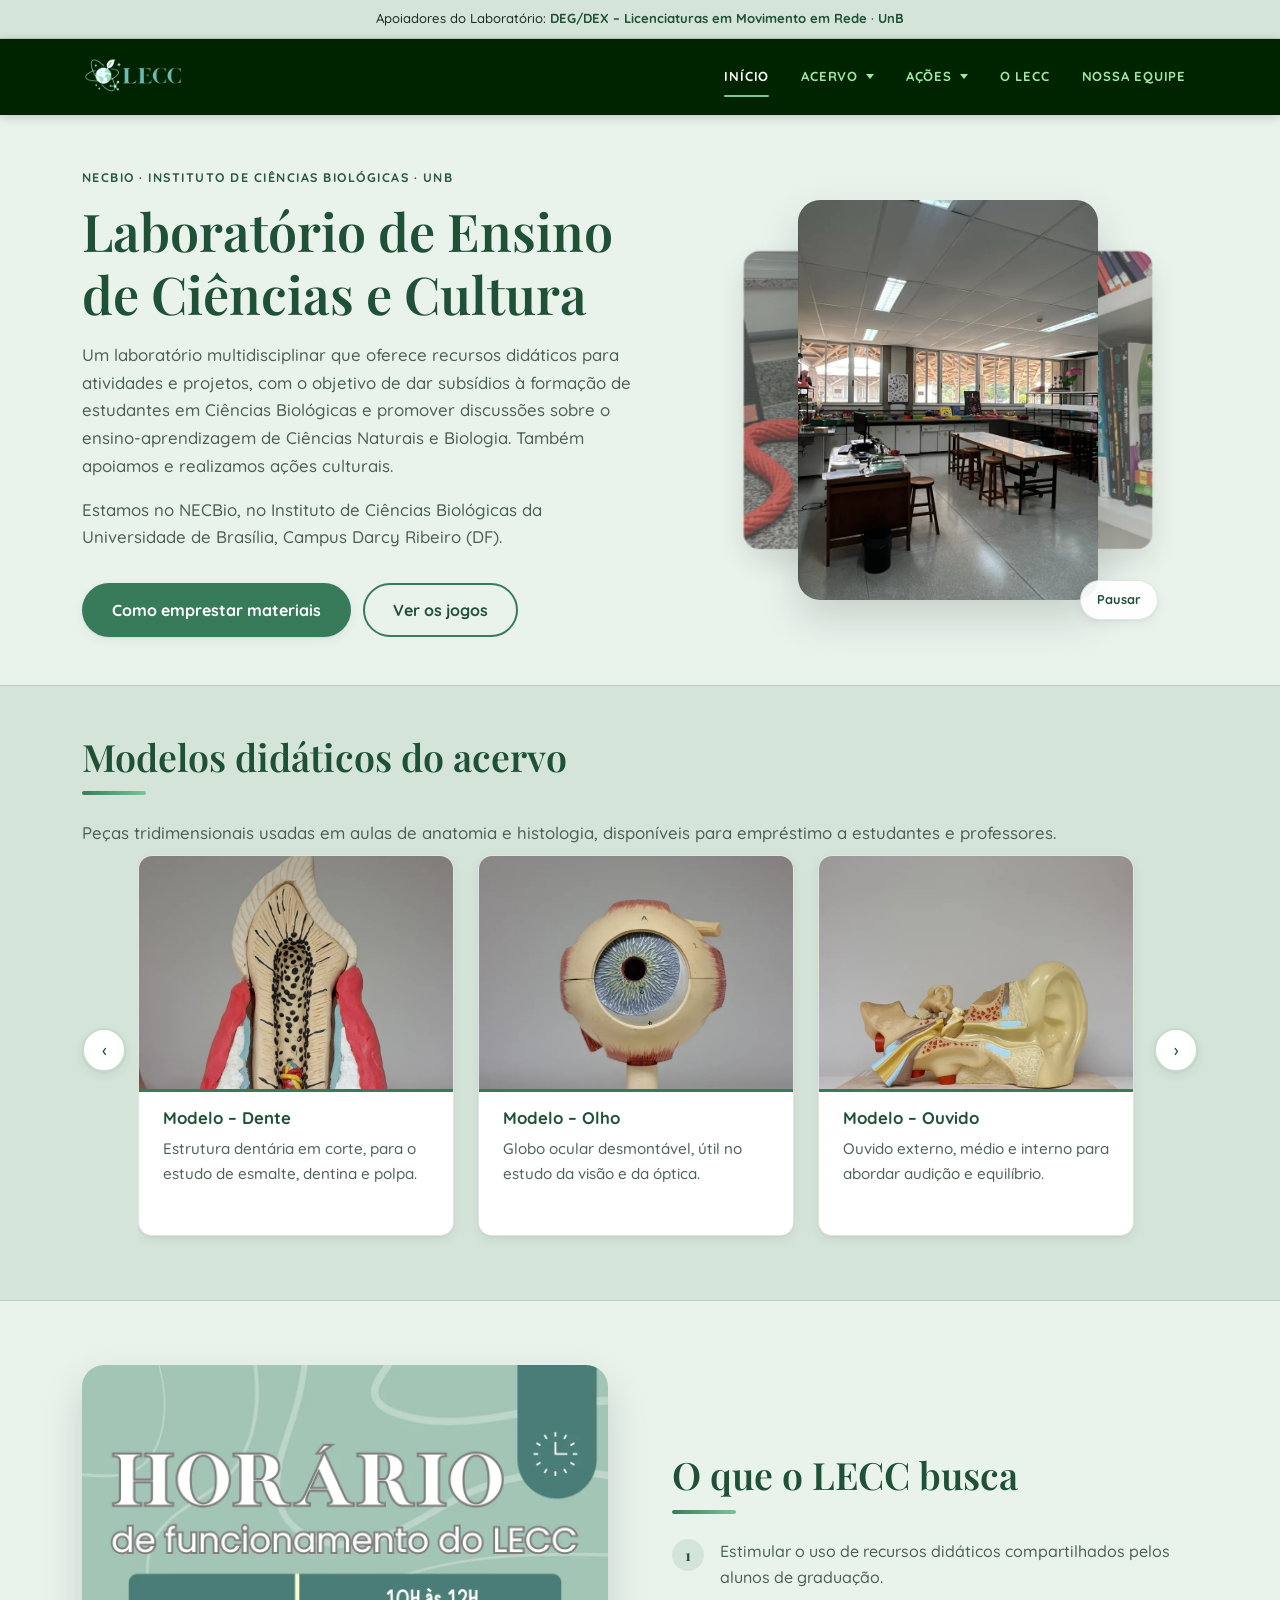
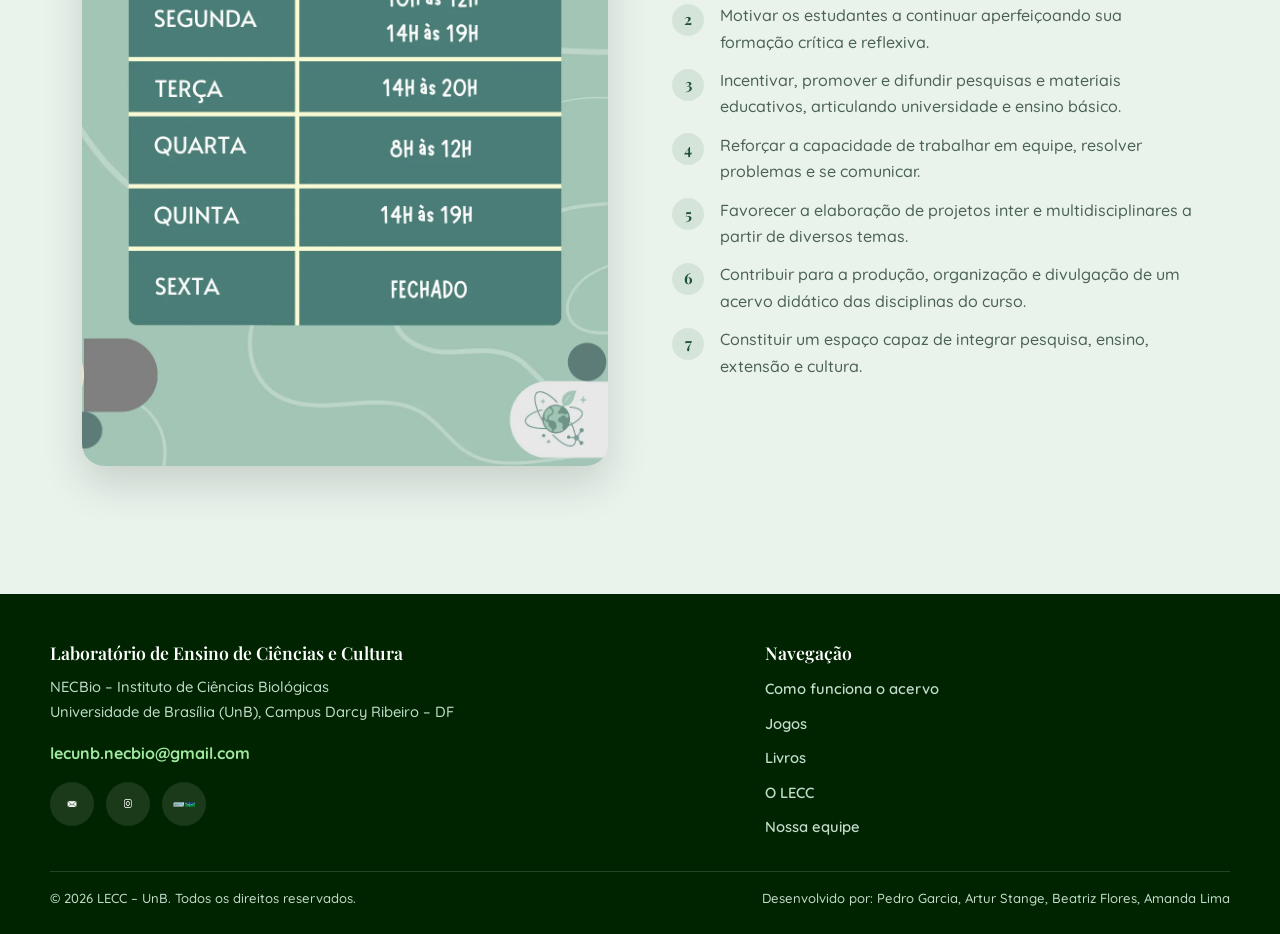
<file: index.html>
<!DOCTYPE html>
<html lang="pt-BR">

<head>
    <meta charset="UTF-8">
    <meta name="viewport" content="width=device-width, initial-scale=1.0">

    <title>LECC - UnB | Laboratório de Ensino de Ciências e Cultura</title>
    <meta name="description" content="O LECC é um laboratório multidisciplinar do NECBio/IB na Universidade de Brasília que empresta jogos, livros e modelos didáticos para o ensino de Ciências e Biologia.">

    <link rel="icon" href="assets/icons/icon-lecc.webp" type="image/webp">
    <meta property="og:type" content="website">
    <meta property="og:title" content="LECC - UnB | Laboratório de Ensino de Ciências e Cultura">
    <meta property="og:description" content="Jogos, livros e modelos didáticos para a formação de licenciandos em Ciências Biológicas na UnB.">
    <meta property="og:image" content="https://lecc-unb.github.io/lecc-unb/assets/icons/icon-lecc.webp">
    <meta property="og:url" content="https://lecc-unb.github.io/lecc-unb/">
    <link rel="canonical" href="https://lecc-unb.github.io/lecc-unb/">
    <meta property="og:locale" content="pt_BR">

    <link rel="preconnect" href="https://fonts.googleapis.com">
    <link rel="preconnect" href="https://fonts.gstatic.com" crossorigin>
    <link rel="stylesheet" href="https://fonts.googleapis.com/css2?family=Playfair+Display:wght@500;600;700&amp;family=Quicksand:wght@400;500;600;700&amp;display=swap">

    <link rel="stylesheet" href="css/global.css">
    <link rel="stylesheet" href="css/componentes.css">
</head>

<body>
    <!-- Header e rodapé são montados por js/layout.js (fonte única do menu) -->
    <div id="site-header"></div>
    <script src="js/layout.js"></script>

    <noscript>
        <nav class="nav-sem-js" aria-label="Navegação principal">
            <ul>
                <li><a href="index.html">Início</a></li>
                <li><a href="pages/acervo.html">Acervo</a></li>
                <li><a href="pages/jogos.html">Jogos</a></li>
                <li><a href="pages/livros.html">Livros</a></li>
                <li><a href="pages/o-lecc.html">O LECC</a></li>
                <li><a href="pages/equipe.html">Nossa Equipe</a></li>
            </ul>
        </nav>
    </noscript>

    <main id="conteudo">

        <!-- ===== Hero ===== -->
        <section class="container-principal hero-home">
            <div class="hero-home__texto">
                <span class="sobretitulo">NECBio &middot; Instituto de Ciências Biológicas &middot; UnB</span>
                <h1>Laboratório de Ensino de Ciências e Cultura</h1>
                <p>
                    Um laboratório multidisciplinar que oferece recursos didáticos para atividades e
                    projetos, com o objetivo de dar subsídios à formação de estudantes em Ciências
                    Biológicas e promover discussões sobre o ensino-aprendizagem de Ciências Naturais
                    e Biologia. Também apoiamos e realizamos ações culturais.
                </p>
                <p>
                    Estamos no NECBio, no Instituto de Ciências Biológicas da Universidade de Brasília,
                    Campus Darcy Ribeiro (DF).
                </p>
                <div class="grupo-botoes">
                    <a class="btn-primario" href="pages/acervo.html">Como emprestar materiais</a>
                    <a class="btn-secundario" href="pages/jogos.html">Ver os jogos</a>
                </div>
            </div>

            <div class="carrossel-container">
                <img src="assets/imagens-lab/lab01.webp" alt="Bancada do LECC com recursos didáticos organizados"
                     class="imagem-3d ativa" width="720" height="1280" fetchpriority="high" decoding="async">
                <img src="assets/imagens-lab/livros.webp" alt="Estante com os livros do acervo do LECC"
                     class="imagem-3d proxima" width="720" height="1280" loading="lazy" decoding="async">
                <img src="assets/imagens-lab/orgaos.webp" alt="Modelos anatômicos de órgãos usados nas aulas"
                     class="imagem-3d anterior" width="720" height="1280" loading="lazy" decoding="async">
                <button type="button" class="btn-pausar" hidden>Pausar</button>
            </div>
        </section>

        <!-- ===== Modelos didáticos ===== -->
        <section class="faixa">
            <div class="secao-cards" data-revelar>
                <h2 class="titulo-secao titulo-secao--linha">Modelos didáticos do acervo</h2>
                <p class="texto-apoio">
                    Peças tridimensionais usadas em aulas de anatomia e histologia, disponíveis para
                    empréstimo a estudantes e professores.
                </p>

                <div class="cards-carrossel">
                    <button type="button" class="seta-slider btn-voltar" aria-label="Ver modelos anteriores">&#8249;</button>

                    <div class="cards-view" tabindex="0" role="group" aria-label="Modelos didáticos">
                        <div class="cards-container">
                            <article class="card">
                                <img src="assets/imagens-modelos/dente.webp" alt="Modelo didático de um dente em corte" loading="lazy" decoding="async">
                                <div class="card-conteudo">
                                    <h3>Modelo &ndash; Dente</h3>
                                    <p>Estrutura dentária em corte, para o estudo de esmalte, dentina e polpa.</p>
                                </div>
                            </article>

                            <article class="card">
                                <img src="assets/imagens-modelos/olho.webp" alt="Modelo didático do olho humano" loading="lazy" decoding="async">
                                <div class="card-conteudo">
                                    <h3>Modelo &ndash; Olho</h3>
                                    <p>Globo ocular desmontável, útil no estudo da visão e da óptica.</p>
                                </div>
                            </article>

                            <article class="card">
                                <img src="assets/imagens-modelos/ouvido.webp" alt="Modelo didático do ouvido humano" loading="lazy" decoding="async">
                                <div class="card-conteudo">
                                    <h3>Modelo &ndash; Ouvido</h3>
                                    <p>Ouvido externo, médio e interno para abordar audição e equilíbrio.</p>
                                </div>
                            </article>

                            <article class="card">
                                <img src="assets/imagens-modelos/ovariano.webp" alt="Modelo didático do ciclo ovariano" loading="lazy" decoding="async">
                                <div class="card-conteudo">
                                    <h3>Modelo &ndash; Ciclo ovariano</h3>
                                    <p>Representação do ciclo ovariano, usada em aulas de fisiologia.</p>
                                </div>
                            </article>

                            <article class="card">
                                <img src="assets/imagens-modelos/pele.webp" alt="Modelo didático das camadas da pele" loading="lazy" decoding="async">
                                <div class="card-conteudo">
                                    <h3>Modelo &ndash; Pele</h3>
                                    <p>Camadas da pele em corte, com anexos cutâneos e terminações nervosas.</p>
                                </div>
                            </article>
                        </div>
                    </div>

                    <button type="button" class="seta-slider btn-avancar" aria-label="Ver mais modelos">&#8250;</button>
                </div>
            </div>
        </section>

        <!-- ===== Objetivos ===== -->
        <section class="container-principal apresentacao apresentacao--invertida" data-revelar>
            <div class="apresentacao__texto">
                <h2 class="titulo-secao titulo-secao--linha">O que o LECC busca</h2>
                <ol class="lista-objetivos">
                    <li>Estimular o uso de recursos didáticos compartilhados pelos alunos de graduação.</li>
                    <li>Motivar os estudantes a continuar aperfeiçoando sua formação crítica e reflexiva.</li>
                    <li>Incentivar, promover e difundir pesquisas e materiais educativos, articulando universidade e ensino básico.</li>
                    <li>Reforçar a capacidade de trabalhar em equipe, resolver problemas e se comunicar.</li>
                    <li>Favorecer a elaboração de projetos inter e multidisciplinares a partir de diversos temas.</li>
                    <li>Contribuir para a produção, organização e divulgação de um acervo didático das disciplinas do curso.</li>
                    <li>Constituir um espaço capaz de integrar pesquisa, ensino, extensão e cultura.</li>
                </ol>
            </div>

            <div class="apresentacao__midia">
                <img src="assets/imagens-lab/horario-fun.webp"
                     alt="Quadro com os dias e horários de funcionamento do LECC e a escala de monitores"
                     class="imagem-simples" width="1080" height="1440" loading="lazy" decoding="async">
            </div>
        </section>

    </main>

    <div id="site-footer"></div>

    <script src="js/global.js"></script>
    <script src="js/animacoes.js"></script>
</body>

</html>
</file>
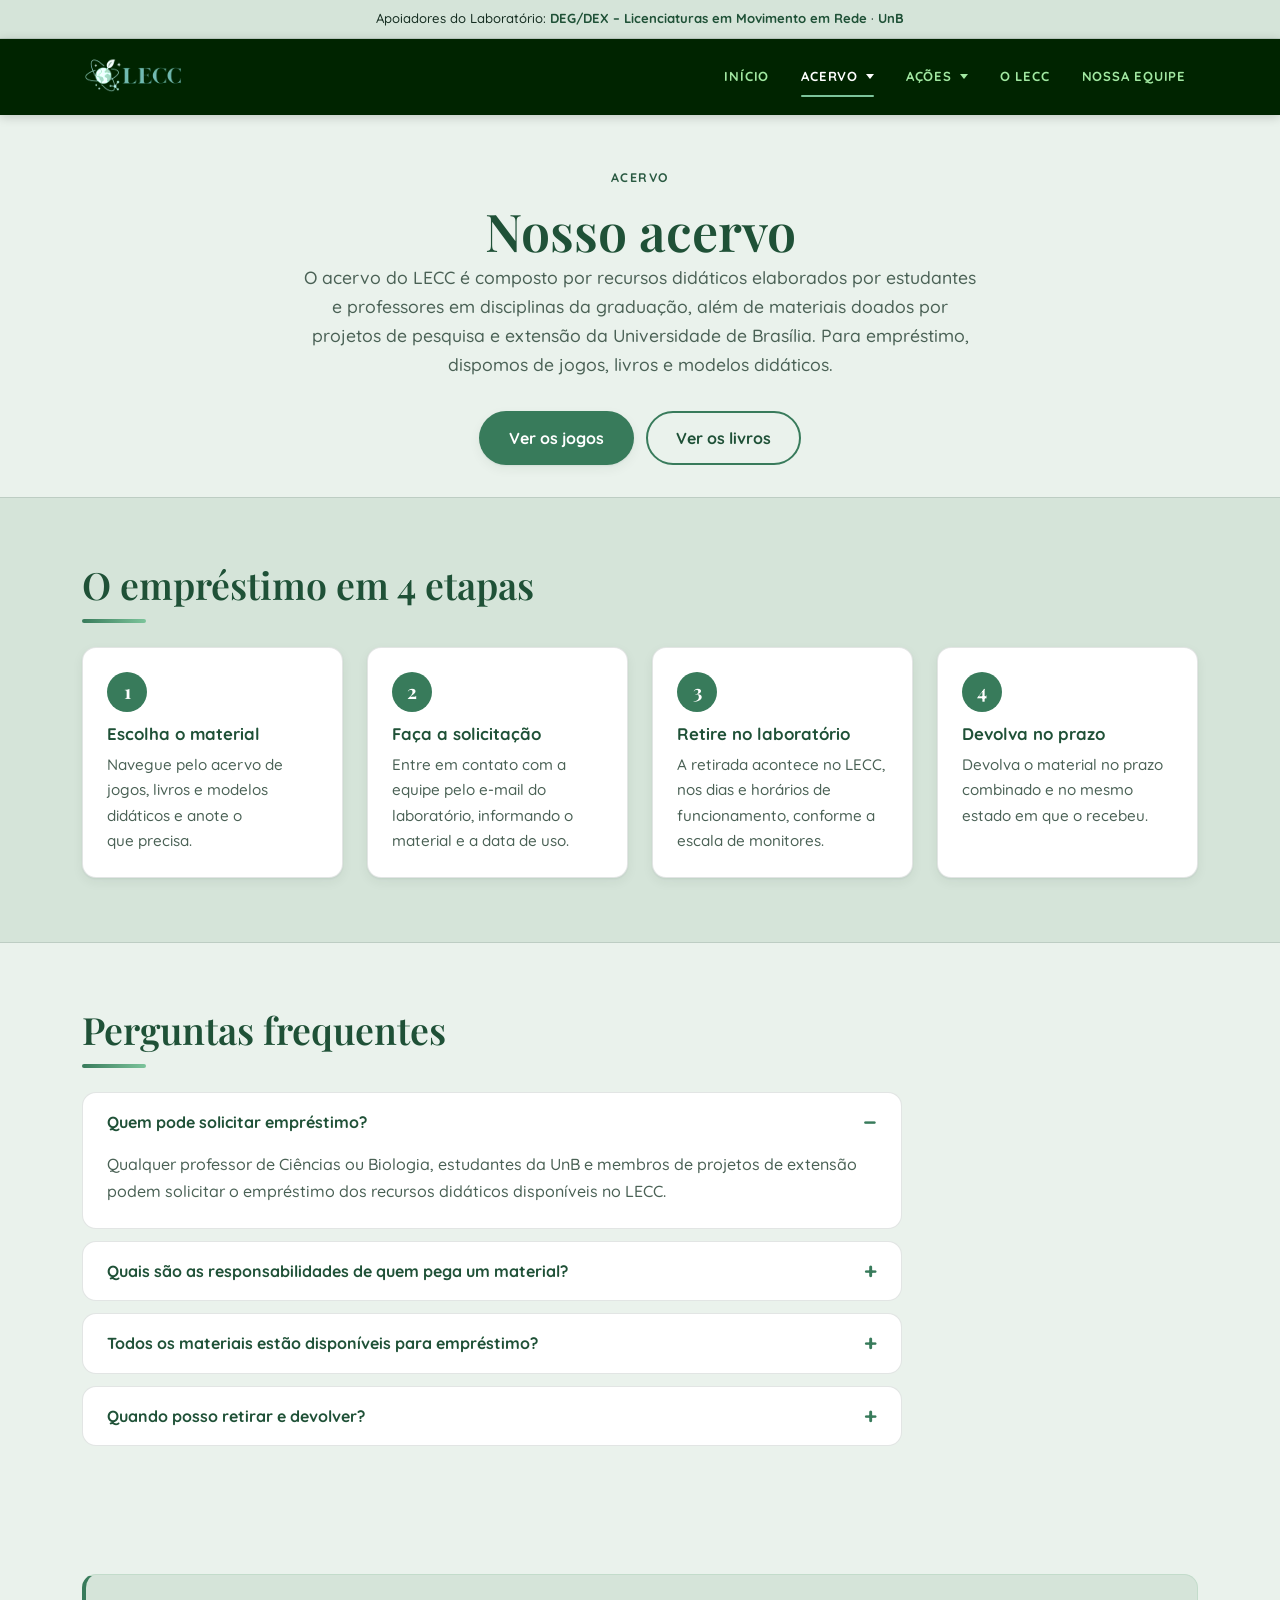
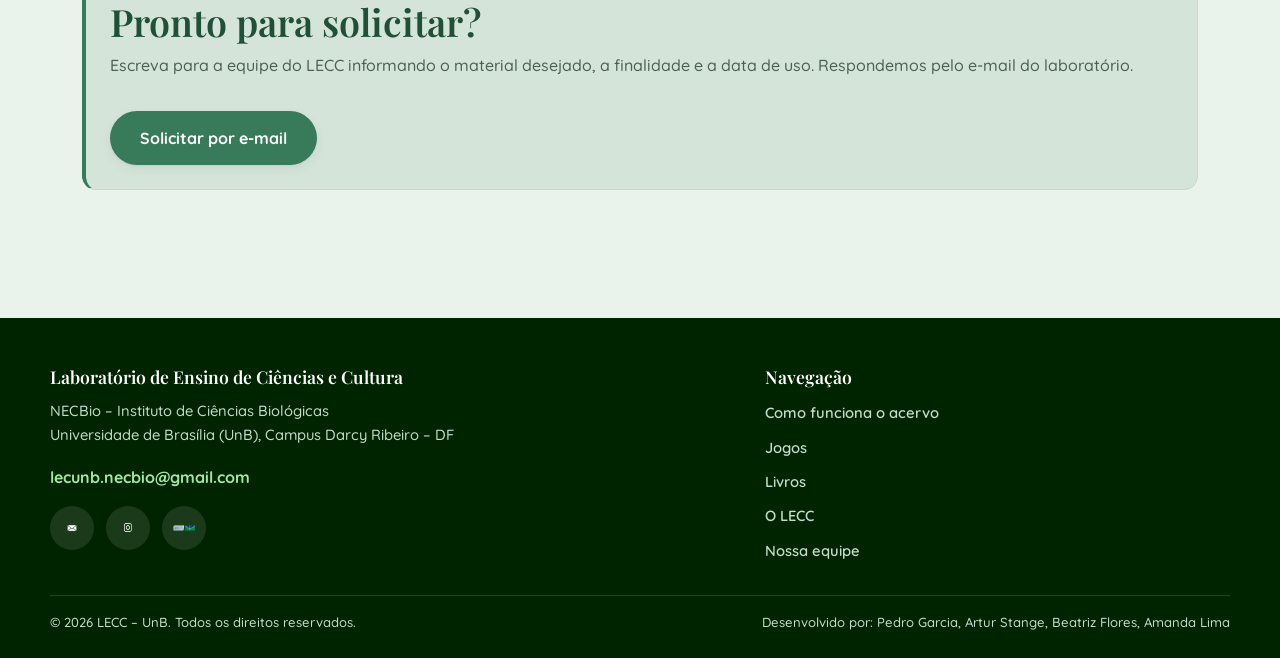
<file: pages/acervo.html>
<!DOCTYPE html>
<html lang="pt-BR">

<head>
    <meta charset="UTF-8">
    <meta name="viewport" content="width=device-width, initial-scale=1.0">

    <title>Como funciona o acervo | LECC - UnB</title>
    <meta name="description" content="Regras de empréstimo do acervo do LECC: quem pode solicitar jogos, livros e modelos didáticos, como retirar e como devolver os materiais.">

    <link rel="icon" href="../assets/icons/icon-lecc.webp" type="image/webp">
    <meta property="og:type" content="website">
    <meta property="og:title" content="Como funciona o acervo | LECC - UnB">
    <meta property="og:description" content="Como solicitar o empréstimo de jogos, livros e modelos didáticos do LECC.">
    <meta property="og:image" content="https://lecc-unb.github.io/lecc-unb/assets/icons/icon-lecc.webp">
    <meta property="og:url" content="https://lecc-unb.github.io/lecc-unb/pages/acervo.html">
    <link rel="canonical" href="https://lecc-unb.github.io/lecc-unb/pages/acervo.html">
    <meta property="og:locale" content="pt_BR">

    <link rel="preconnect" href="https://fonts.googleapis.com">
    <link rel="preconnect" href="https://fonts.gstatic.com" crossorigin>
    <link rel="stylesheet" href="https://fonts.googleapis.com/css2?family=Playfair+Display:wght@500;600;700&amp;family=Quicksand:wght@400;500;600;700&amp;display=swap">

    <link rel="stylesheet" href="../css/global.css">
    <link rel="stylesheet" href="../css/componentes.css">
</head>

<body>
    <div id="site-header"></div>
    <script src="../js/layout.js"></script>

    <noscript>
        <nav class="nav-sem-js" aria-label="Navegação principal">
            <ul>
                <li><a href="../index.html">Início</a></li>
                <li><a href="acervo.html">Acervo</a></li>
                <li><a href="jogos.html">Jogos</a></li>
                <li><a href="livros.html">Livros</a></li>
                <li><a href="o-lecc.html">O LECC</a></li>
                <li><a href="equipe.html">Nossa Equipe</a></li>
            </ul>
        </nav>
    </noscript>

    <main id="conteudo">

        <section class="container-principal hero">
            <span class="sobretitulo">Acervo</span>
            <h1>Nosso acervo</h1>
            <p>
                O acervo do LECC é composto por recursos didáticos elaborados por estudantes e
                professores em disciplinas da graduação, além de materiais doados por projetos de
                pesquisa e extensão da Universidade de Brasília. Para empréstimo, dispomos de
                jogos, livros e modelos didáticos.
            </p>
            <div class="grupo-botoes">
                <a class="btn-primario" href="jogos.html">Ver os jogos</a>
                <a class="btn-secundario" href="livros.html">Ver os livros</a>
            </div>
        </section>

        <!-- ===== Etapas do empréstimo ===== -->
        <section class="faixa">
            <div class="secao" data-revelar>
                <h2 class="titulo-secao titulo-secao--linha">O empréstimo em 4 etapas</h2>

                <ol class="lista-etapas">
                    <li>
                        <h3>Escolha o material</h3>
                        <p>Navegue pelo acervo de jogos, livros e modelos didáticos e anote o que precisa.</p>
                    </li>
                    <li>
                        <h3>Faça a solicitação</h3>
                        <p>Entre em contato com a equipe pelo e-mail do laboratório, informando o material e a data de uso.</p>
                    </li>
                    <li>
                        <h3>Retire no laboratório</h3>
                        <p>A retirada acontece no LECC, nos dias e horários de funcionamento, conforme a escala de monitores.</p>
                    </li>
                    <li>
                        <h3>Devolva no prazo</h3>
                        <p>Devolva o material no prazo combinado e no mesmo estado em que o recebeu.</p>
                    </li>
                </ol>
            </div>
        </section>

        <!-- ===== Perguntas frequentes ===== -->
        <section class="secao" data-revelar>
            <h2 class="titulo-secao titulo-secao--linha">Perguntas frequentes</h2>

            <div class="faq">
                <details open>
                    <summary>Quem pode solicitar empréstimo?</summary>
                    <p>
                        Qualquer professor de Ciências ou Biologia, estudantes da UnB e membros de
                        projetos de extensão podem solicitar o empréstimo dos recursos didáticos
                        disponíveis no LECC.
                    </p>
                </details>

                <details>
                    <summary>Quais são as responsabilidades de quem pega um material?</summary>
                    <p>
                        Ao solicitar um empréstimo, a pessoa se torna responsável por manter a
                        integridade física do material e por cumprir o prazo de devolução, uma vez
                        que os recursos são de uso coletivo dos frequentadores do LECC.
                    </p>
                </details>

                <details>
                    <summary>Todos os materiais estão disponíveis para empréstimo?</summary>
                    <p>
                        Não necessariamente. A disponibilidade varia conforme o material e o período
                        do semestre, já que alguns itens são usados em disciplinas. Consulte a equipe
                        antes de contar com um recurso específico.
                    </p>
                </details>

                <details>
                    <summary>Quando posso retirar e devolver?</summary>
                    <p>
                        Nos dias e horários de funcionamento do laboratório, conforme a escala de
                        monitores divulgada no Instagram do LECC e no quadro de horários exibido na
                        página inicial.
                    </p>
                </details>
            </div>
        </section>

        <!-- ===== Contato ===== -->
        <section class="secao" data-revelar>
            <div class="bloco-destaque">
                <h2>Pronto para solicitar?</h2>
                <p>
                    Escreva para a equipe do LECC informando o material desejado, a finalidade e a
                    data de uso. Respondemos pelo e-mail do laboratório.
                </p>
                <div class="grupo-botoes">
                    <a class="btn-primario" href="mailto:lecunb.necbio@gmail.com?subject=Solicita%C3%A7%C3%A3o%20de%20empr%C3%A9stimo%20-%20LECC">
                        Solicitar por e-mail
                    </a>
                </div>
            </div>
        </section>

    </main>

    <div id="site-footer"></div>

    <script src="../js/global.js"></script>
    <script src="../js/animacoes.js"></script>
</body>

</html>
</file>
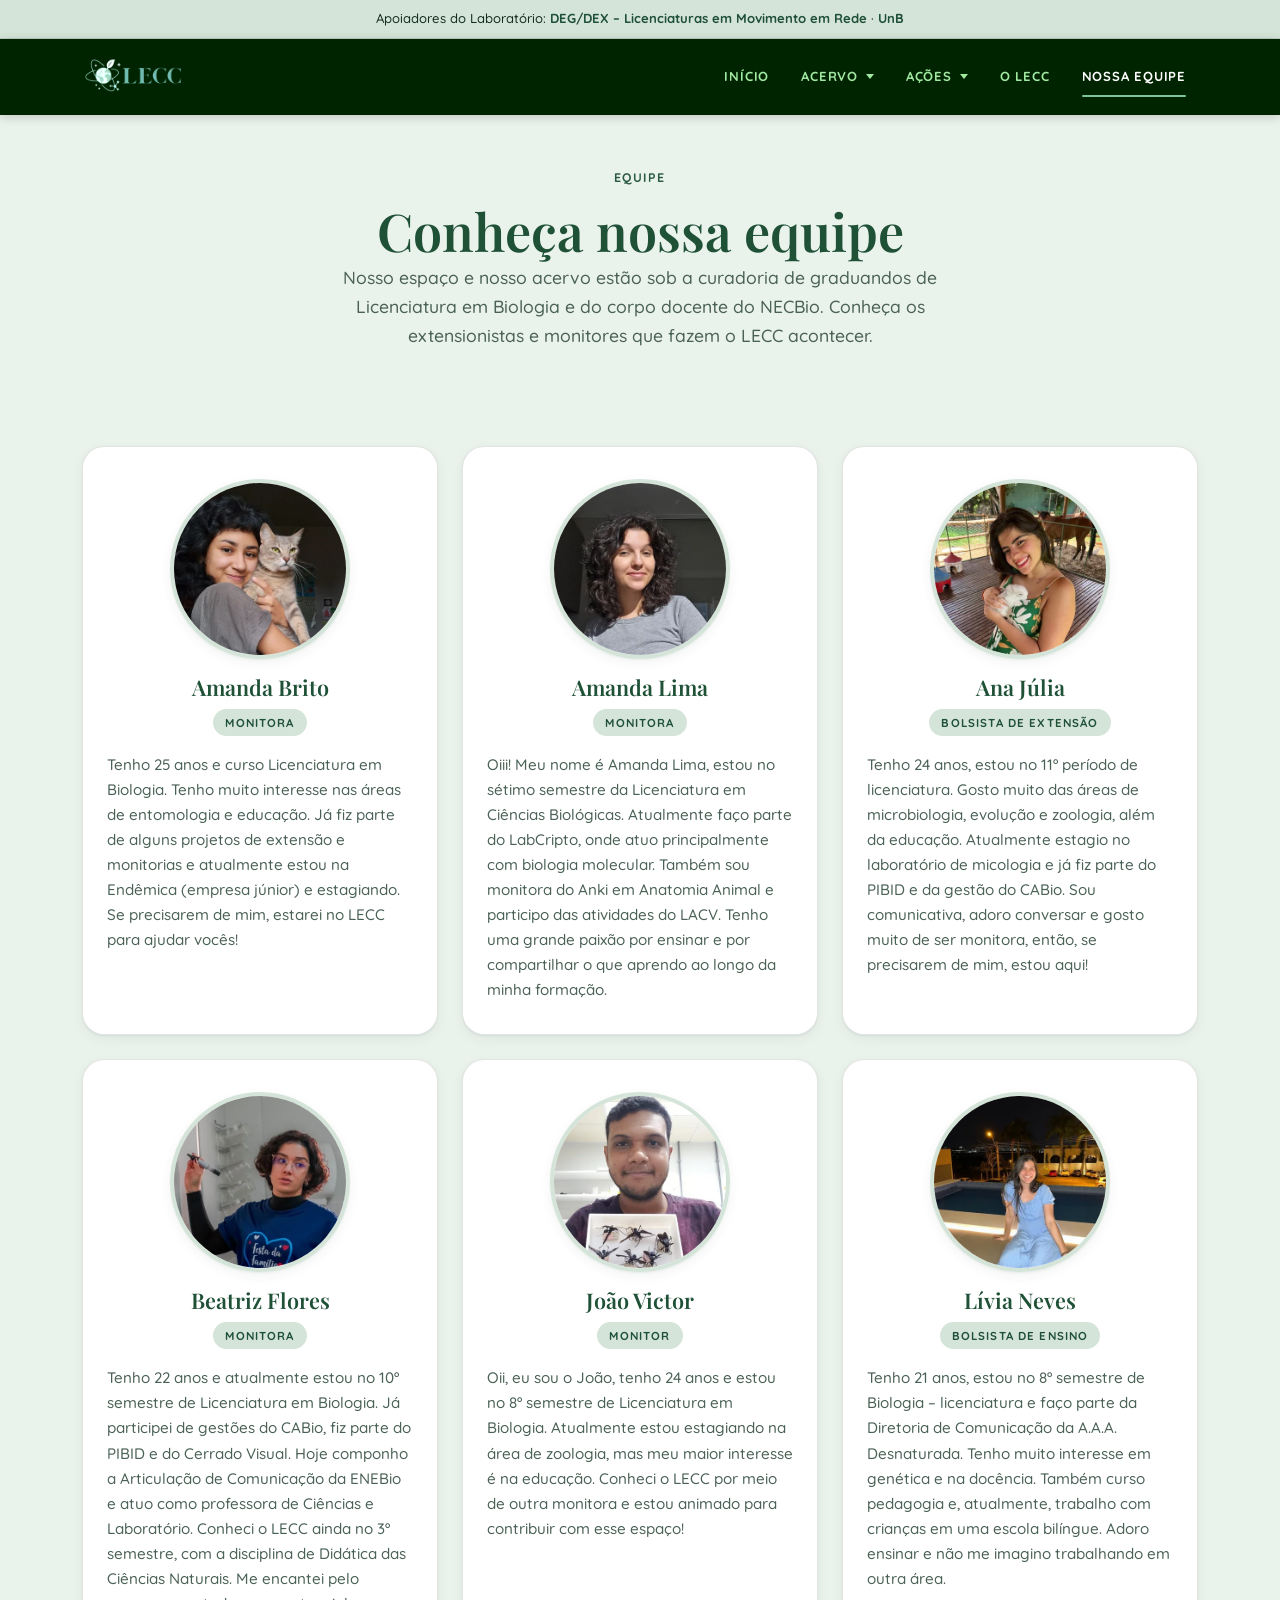
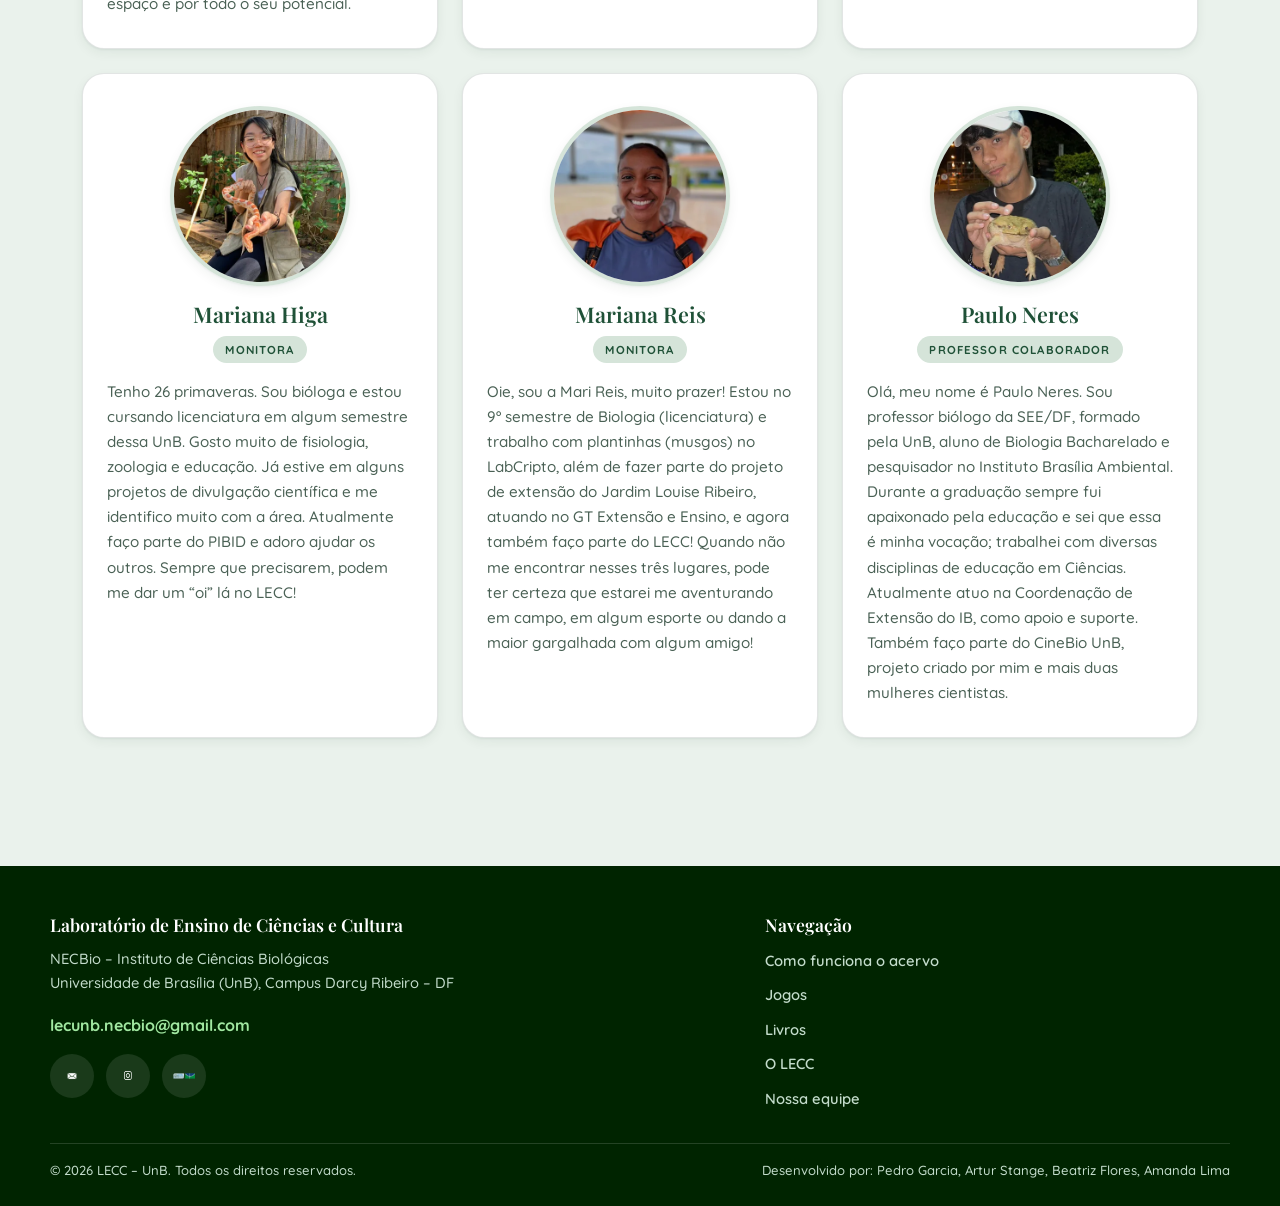
<file: pages/equipe.html>
<!DOCTYPE html>
<html lang="pt-BR">

<head>
    <meta charset="UTF-8">
    <meta name="viewport" content="width=device-width, initial-scale=1.0">

    <title>Nossa equipe | LECC - UnB</title>
    <meta name="description" content="Conheça os extensionistas, monitores e docentes que cuidam do espaço e do acervo do LECC, na Universidade de Brasília.">

    <link rel="icon" href="../assets/icons/icon-lecc.webp" type="image/webp">
    <meta property="og:type" content="website">
    <meta property="og:title" content="Nossa equipe | LECC - UnB">
    <meta property="og:description" content="Os extensionistas e monitores responsáveis pelo acervo do LECC.">
    <meta property="og:image" content="https://lecc-unb.github.io/lecc-unb/assets/icons/icon-lecc.webp">
    <meta property="og:url" content="https://lecc-unb.github.io/lecc-unb/pages/equipe.html">
    <link rel="canonical" href="https://lecc-unb.github.io/lecc-unb/pages/equipe.html">
    <meta property="og:locale" content="pt_BR">

    <link rel="preconnect" href="https://fonts.googleapis.com">
    <link rel="preconnect" href="https://fonts.gstatic.com" crossorigin>
    <link rel="stylesheet" href="https://fonts.googleapis.com/css2?family=Playfair+Display:wght@500;600;700&amp;family=Quicksand:wght@400;500;600;700&amp;display=swap">

    <link rel="stylesheet" href="../css/global.css">
    <link rel="stylesheet" href="../css/componentes.css">
</head>

<body>
    <div id="site-header"></div>
    <script src="../js/layout.js"></script>

    <noscript>
        <nav class="nav-sem-js" aria-label="Navegação principal">
            <ul>
                <li><a href="../index.html">Início</a></li>
                <li><a href="acervo.html">Acervo</a></li>
                <li><a href="jogos.html">Jogos</a></li>
                <li><a href="livros.html">Livros</a></li>
                <li><a href="o-lecc.html">O LECC</a></li>
                <li><a href="equipe.html">Nossa Equipe</a></li>
            </ul>
        </nav>
    </noscript>

    <main id="conteudo">

        <section class="container-principal hero">
            <span class="sobretitulo">Equipe</span>
            <h1>Conheça nossa equipe</h1>
            <p>
                Nosso espaço e nosso acervo estão sob a curadoria de graduandos de Licenciatura em
                Biologia e do corpo docente do NECBio. Conheça os extensionistas e monitores que
                fazem o LECC acontecer.
            </p>
        </section>

        <section class="secao">
            <h2 class="apenas-leitor">Integrantes</h2>

            <div class="grid-equipe">

                <article class="card-equipe">
                    <img src="../assets/equipe/amanda-brito-foto.webp" alt="Retrato de Amanda Brito" class="foto-equipe" loading="lazy" decoding="async">
                    <h3 class="nome-equipe">Amanda Brito</h3>
                    <span class="cargo-equipe">Monitora</span>
                    <p class="bio-equipe">
                        Tenho 25 anos e curso Licenciatura em Biologia. Tenho muito interesse nas áreas
                        de entomologia e educação. Já fiz parte de alguns projetos de extensão e
                        monitorias e atualmente estou na Endêmica (empresa júnior) e estagiando. Se
                        precisarem de mim, estarei no LECC para ajudar vocês!
                    </p>
                </article>

                <article class="card-equipe">
                    <img src="../assets/equipe/amanda-lima-foto.webp" alt="Retrato de Amanda Lima" class="foto-equipe" loading="lazy" decoding="async">
                    <h3 class="nome-equipe">Amanda Lima</h3>
                    <span class="cargo-equipe">Monitora</span>
                    <p class="bio-equipe">
                        Oiii! Meu nome é Amanda Lima, estou no sétimo semestre da Licenciatura em
                        Ciências Biológicas. Atualmente faço parte do LabCripto, onde atuo
                        principalmente com biologia molecular. Também sou monitora do Anki em Anatomia
                        Animal e participo das atividades do LACV. Tenho uma grande paixão por ensinar
                        e por compartilhar o que aprendo ao longo da minha formação.
                    </p>
                </article>

                <article class="card-equipe">
                    <img src="../assets/equipe/ana-julia-foto.webp" alt="Retrato de Ana Júlia" class="foto-equipe" loading="lazy" decoding="async">
                    <h3 class="nome-equipe">Ana Júlia</h3>
                    <span class="cargo-equipe">Bolsista de extensão</span>
                    <p class="bio-equipe">
                        Tenho 24 anos, estou no 11º período de licenciatura. Gosto muito das áreas de
                        microbiologia, evolução e zoologia, além da educação. Atualmente estagio no
                        laboratório de micologia e já fiz parte do PIBID e da gestão do CABio. Sou
                        comunicativa, adoro conversar e gosto muito de ser monitora, então, se
                        precisarem de mim, estou aqui!
                    </p>
                </article>

                <article class="card-equipe">
                    <img src="../assets/equipe/beatriz-flores-foto.webp" alt="Retrato de Beatriz Flores" class="foto-equipe" loading="lazy" decoding="async">
                    <h3 class="nome-equipe">Beatriz Flores</h3>
                    <span class="cargo-equipe">Monitora</span>
                    <p class="bio-equipe">
                        Tenho 22 anos e atualmente estou no 10º semestre de Licenciatura em Biologia.
                        Já participei de gestões do CABio, fiz parte do PIBID e do Cerrado Visual. Hoje
                        componho a Articulação de Comunicação da ENEBio e atuo como professora de
                        Ciências e Laboratório. Conheci o LECC ainda no 3º semestre, com a disciplina de
                        Didática das Ciências Naturais. Me encantei pelo espaço e por todo o seu potencial.
                    </p>
                </article>

                <article class="card-equipe">
                    <img src="../assets/equipe/joao-victor-foto.webp" alt="Retrato de João Victor" class="foto-equipe" loading="lazy" decoding="async">
                    <h3 class="nome-equipe">João Victor</h3>
                    <span class="cargo-equipe">Monitor</span>
                    <p class="bio-equipe">
                        Oii, eu sou o João, tenho 24 anos e estou no 8º semestre de Licenciatura em
                        Biologia. Atualmente estou estagiando na área de zoologia, mas meu maior
                        interesse é na educação. Conheci o LECC por meio de outra monitora e estou
                        animado para contribuir com esse espaço!
                    </p>
                </article>

                <article class="card-equipe">
                    <img src="../assets/equipe/livia-neves-foto.webp" alt="Retrato de Lívia Neves" class="foto-equipe" loading="lazy" decoding="async">
                    <h3 class="nome-equipe">Lívia Neves</h3>
                    <span class="cargo-equipe">Bolsista de ensino</span>
                    <p class="bio-equipe">
                        Tenho 21 anos, estou no 8º semestre de Biologia &ndash; licenciatura e faço parte
                        da Diretoria de Comunicação da A.A.A. Desnaturada. Tenho muito interesse em
                        genética e na docência. Também curso pedagogia e, atualmente, trabalho com
                        crianças em uma escola bilíngue. Adoro ensinar e não me imagino trabalhando em
                        outra área.
                    </p>
                </article>

                <article class="card-equipe">
                    <img src="../assets/equipe/mariana-higa-foto.webp" alt="Retrato de Mariana Higa" class="foto-equipe" loading="lazy" decoding="async">
                    <h3 class="nome-equipe">Mariana Higa</h3>
                    <span class="cargo-equipe">Monitora</span>
                    <p class="bio-equipe">
                        Tenho 26 primaveras. Sou bióloga e estou cursando licenciatura em algum semestre
                        dessa UnB. Gosto muito de fisiologia, zoologia e educação. Já estive em alguns
                        projetos de divulgação científica e me identifico muito com a área. Atualmente
                        faço parte do PIBID e adoro ajudar os outros. Sempre que precisarem, podem me
                        dar um &ldquo;oi&rdquo; lá no LECC!
                    </p>
                </article>

                <article class="card-equipe">
                    <img src="../assets/equipe/mariana-reis-foto.webp" alt="Retrato de Mariana Reis" class="foto-equipe" loading="lazy" decoding="async">
                    <h3 class="nome-equipe">Mariana Reis</h3>
                    <span class="cargo-equipe">Monitora</span>
                    <p class="bio-equipe">
                        Oie, sou a Mari Reis, muito prazer! Estou no 9º semestre de Biologia
                        (licenciatura) e trabalho com plantinhas (musgos) no LabCripto, além de fazer
                        parte do projeto de extensão do Jardim Louise Ribeiro, atuando no GT Extensão e
                        Ensino, e agora também faço parte do LECC! Quando não me encontrar nesses três
                        lugares, pode ter certeza que estarei me aventurando em campo, em algum esporte
                        ou dando a maior gargalhada com algum amigo!
                    </p>
                </article>

                <article class="card-equipe">
                    <img src="../assets/equipe/paulo-neres-foto.webp" alt="Retrato de Paulo Neres" class="foto-equipe" loading="lazy" decoding="async">
                    <h3 class="nome-equipe">Paulo Neres</h3>
                    <span class="cargo-equipe">Professor colaborador</span>
                    <p class="bio-equipe">
                        Olá, meu nome é Paulo Neres. Sou professor biólogo da SEE/DF, formado pela UnB,
                        aluno de Biologia Bacharelado e pesquisador no Instituto Brasília Ambiental.
                        Durante a graduação sempre fui apaixonado pela educação e sei que essa é minha
                        vocação; trabalhei com diversas disciplinas de educação em Ciências. Atualmente
                        atuo na Coordenação de Extensão do IB, como apoio e suporte. Também faço parte
                        do CineBio UnB, projeto criado por mim e mais duas mulheres cientistas.
                    </p>
                </article>

            </div>
        </section>

    </main>

    <div id="site-footer"></div>

    <script src="../js/global.js"></script>
    <script src="../js/animacoes.js"></script>
</body>

</html>
</file>
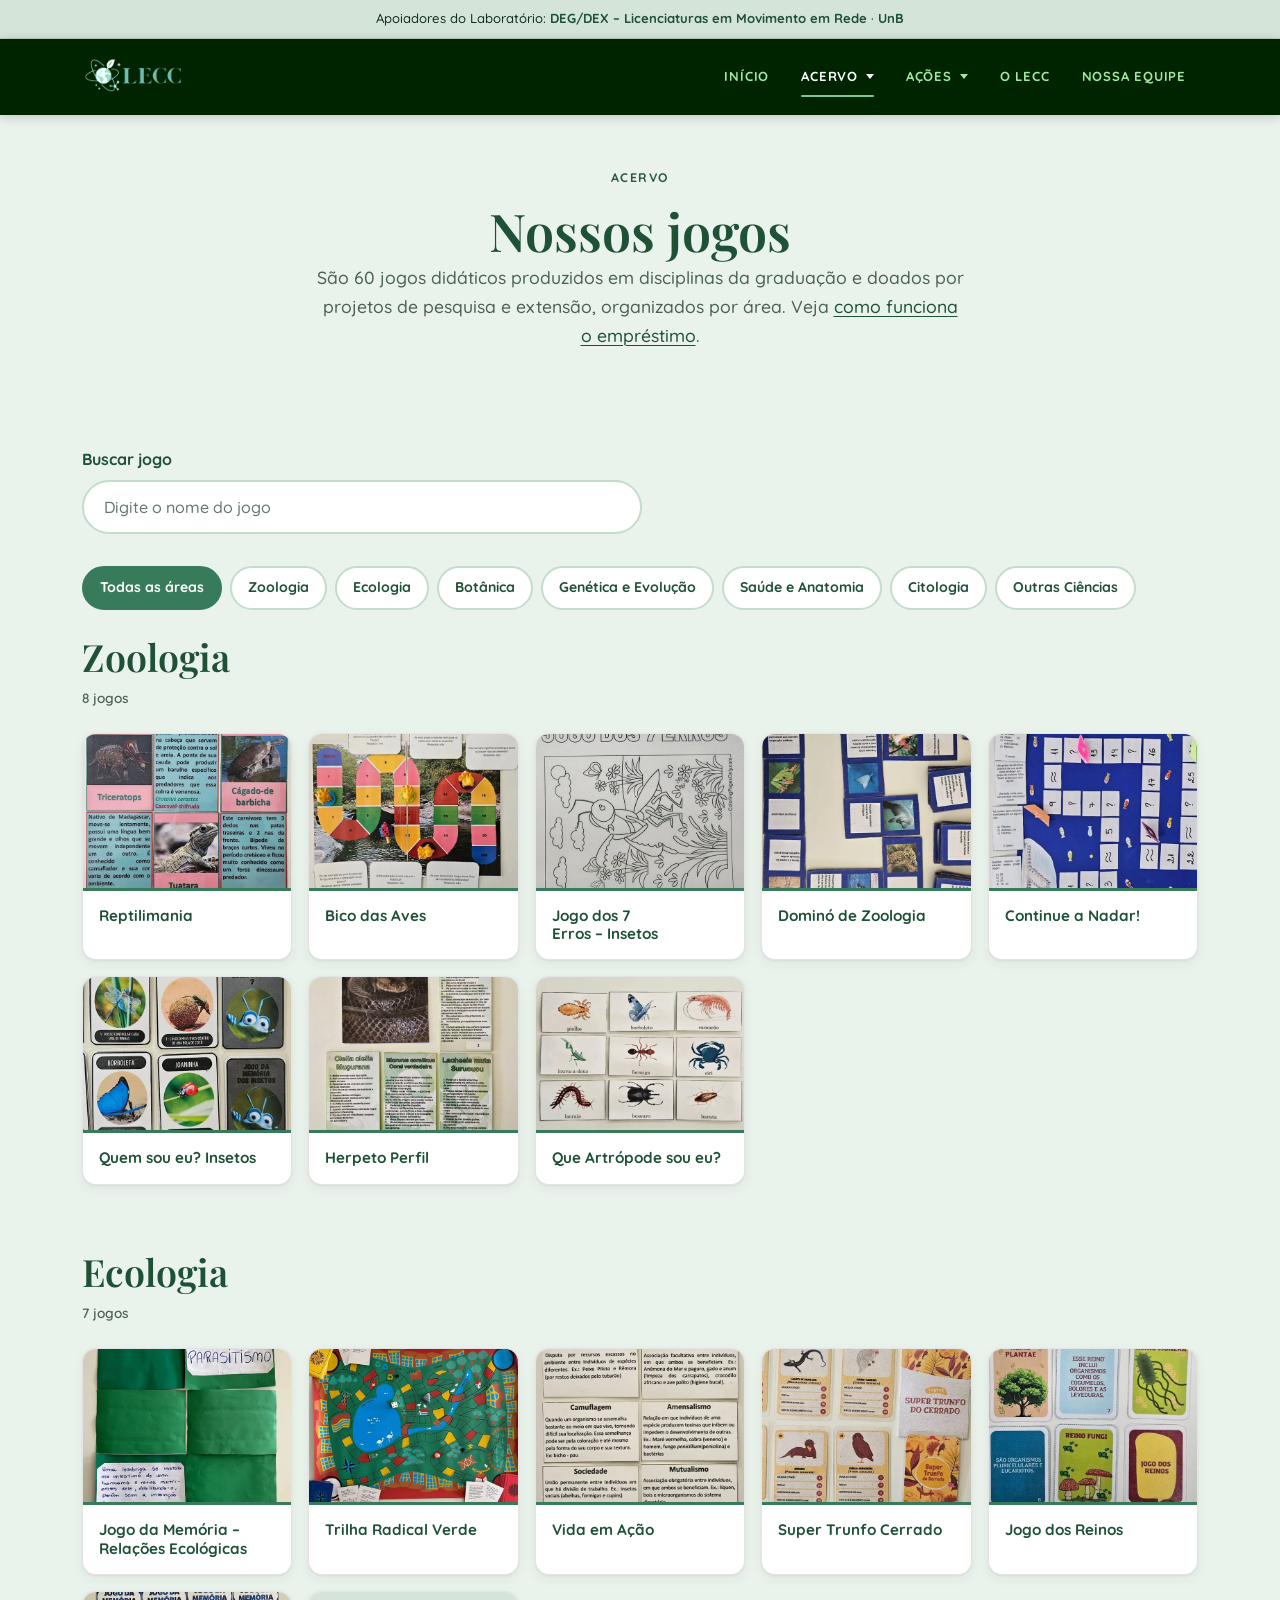
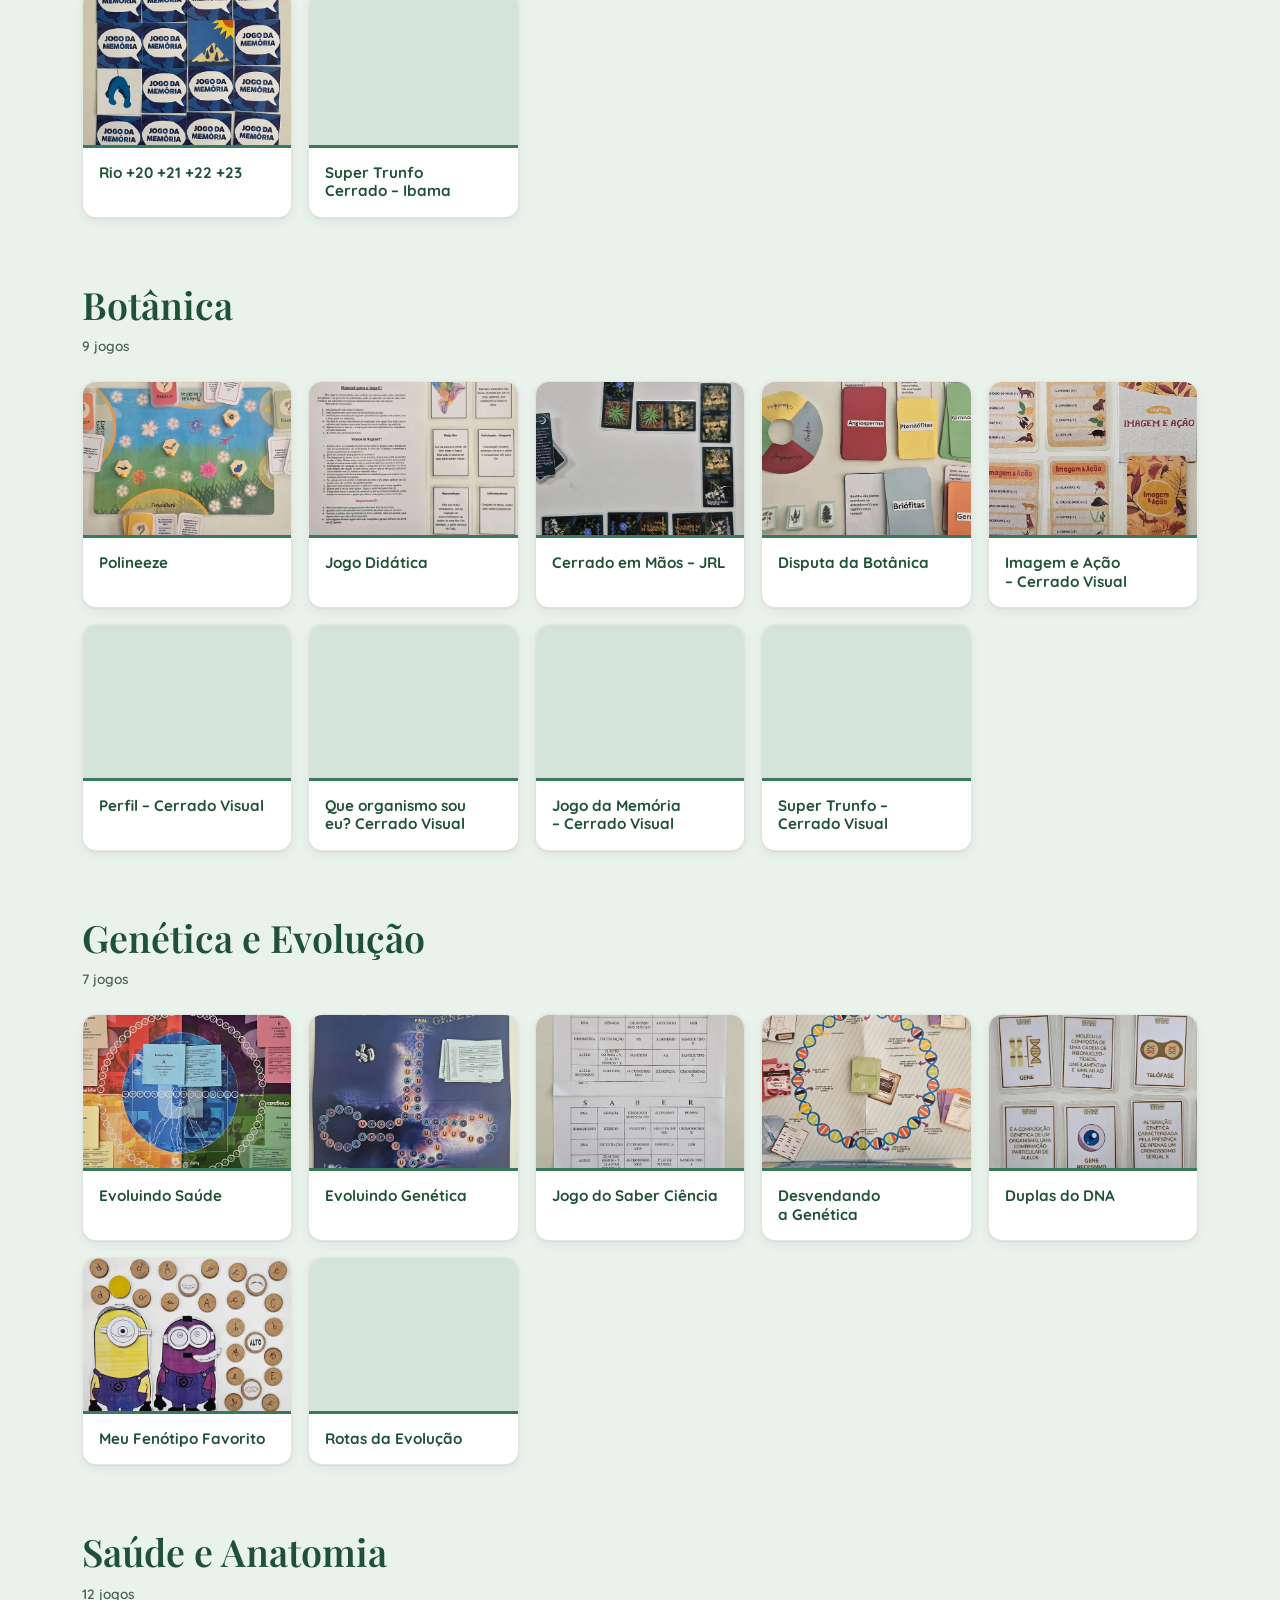
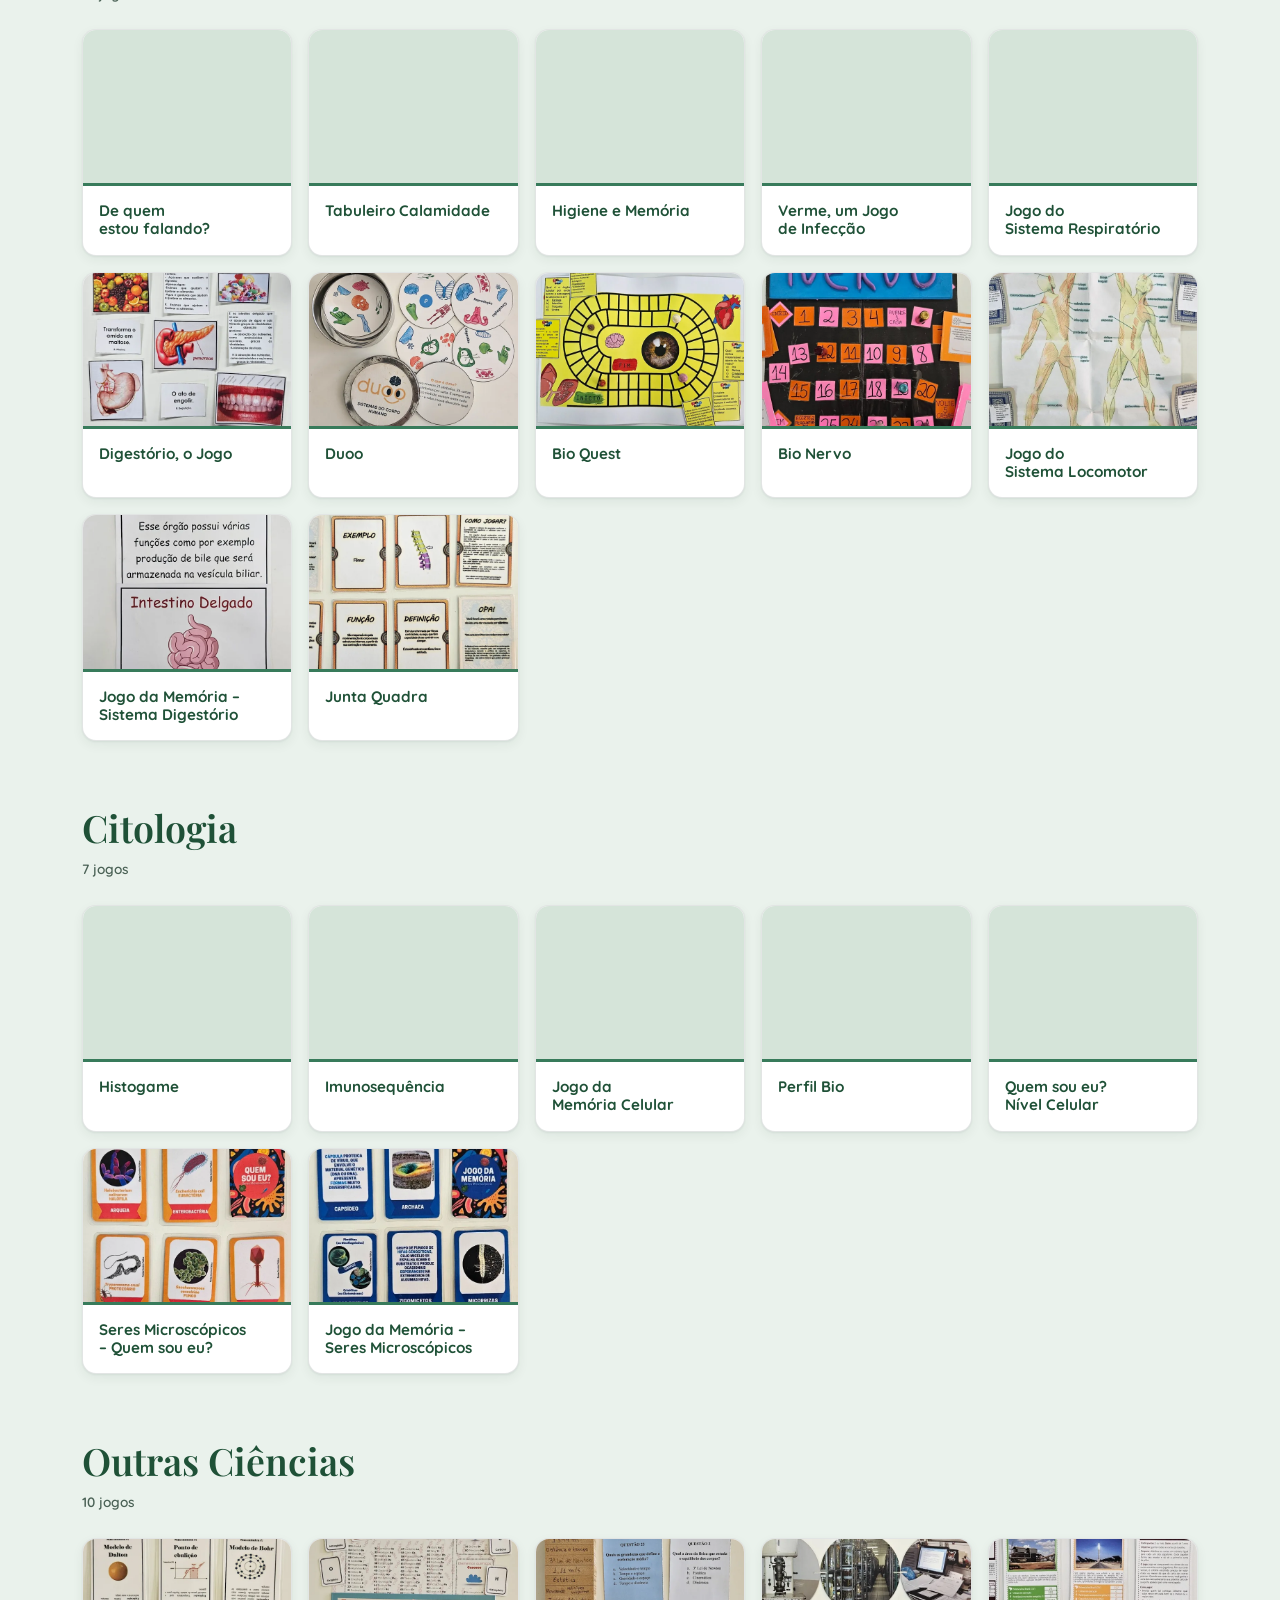
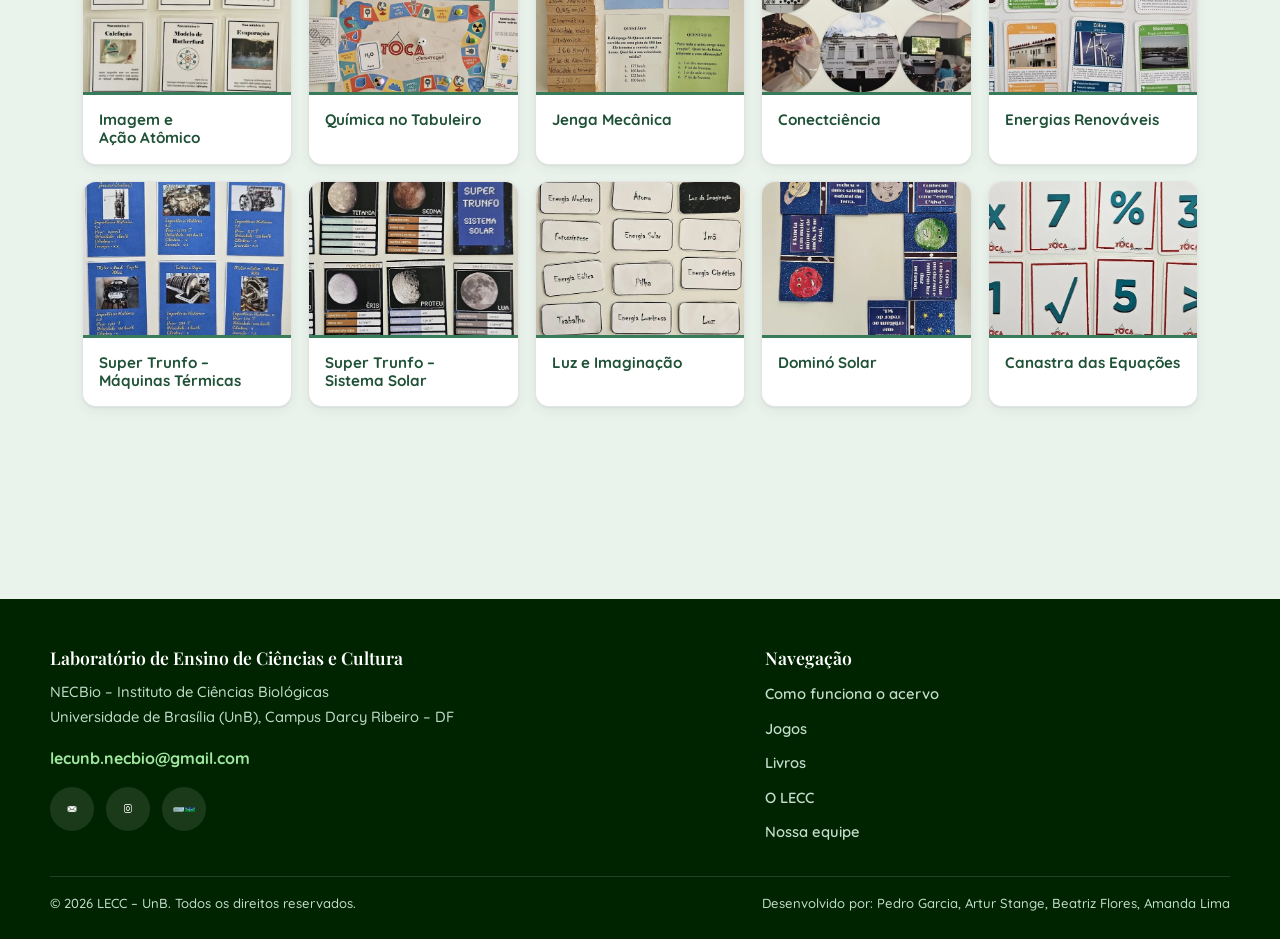
<file: pages/jogos.html>
<!DOCTYPE html>
<html lang="pt-BR">

<head>
    <meta charset="UTF-8">
    <meta name="viewport" content="width=device-width, initial-scale=1.0">

    <title>Nossos jogos | LECC - UnB</title>
    <meta name="description" content="Os 60 jogos didáticos do acervo do LECC, organizados por área: zoologia, ecologia, botânica, genética, saúde, citologia e outras ciências.">

    <link rel="icon" href="../assets/icons/icon-lecc.webp" type="image/webp">
    <meta property="og:type" content="website">
    <meta property="og:title" content="Nossos jogos | LECC - UnB">
    <meta property="og:description" content="Os 60 jogos didáticos do acervo do LECC, organizados por área: zoologia, ecologia, botânica, genética, saúde, citologia e outras ciências.">
    <meta property="og:image" content="https://lecc-unb.github.io/lecc-unb/assets/icons/icon-lecc.webp">
    <meta property="og:url" content="https://lecc-unb.github.io/lecc-unb/pages/jogos.html">
    <link rel="canonical" href="https://lecc-unb.github.io/lecc-unb/pages/jogos.html">
    <meta property="og:locale" content="pt_BR">

    <link rel="preconnect" href="https://fonts.googleapis.com">
    <link rel="preconnect" href="https://fonts.gstatic.com" crossorigin>
    <link rel="stylesheet" href="https://fonts.googleapis.com/css2?family=Playfair+Display:wght@500;600;700&amp;family=Quicksand:wght@400;500;600;700&amp;display=swap">

    <link rel="stylesheet" href="../css/global.css">
    <link rel="stylesheet" href="../css/componentes.css">
</head>

<body>
    <div id="site-header"></div>
    <script src="../js/layout.js"></script>

    <noscript>
        <nav class="nav-sem-js" aria-label="Navegação principal">
            <ul>
                <li><a href="../index.html">Início</a></li>
                <li><a href="acervo.html">Acervo</a></li>
                <li><a href="jogos.html">Jogos</a></li>
                <li><a href="livros.html">Livros</a></li>
                <li><a href="o-lecc.html">O LECC</a></li>
                <li><a href="equipe.html">Nossa Equipe</a></li>
            </ul>
        </nav>
    </noscript>

    <main id="conteudo">

        <section class="container-principal hero">
            <span class="sobretitulo">Acervo</span>
            <h1>Nossos jogos</h1>
            <p>
                São 60 jogos didáticos produzidos em disciplinas da graduação e doados por
                projetos de pesquisa e extensão, organizados por área. Veja
                <a href="acervo.html">como funciona o empréstimo</a>.
            </p>
        </section>

        <section class="secao">
            <div class="container-pesquisa">
                <label class="rotulo-pesquisa" for="input-jogos">Buscar jogo</label>
                <input type="search" id="input-jogos" class="barra-pesquisa"
                       placeholder="Digite o nome do jogo" autocomplete="off">
            </div>

            <h2 class="apenas-leitor">Filtrar por área</h2>
            <div class="filtros-jogos" role="group" aria-label="Filtrar jogos por área">
                <button type="button" class="chip-filtro" data-area="todas" aria-pressed="true">Todas as áreas</button>
                <button type="button" class="chip-filtro" data-area="zoologia" aria-pressed="false">Zoologia</button>
                <button type="button" class="chip-filtro" data-area="ecologia" aria-pressed="false">Ecologia</button>
                <button type="button" class="chip-filtro" data-area="botanica" aria-pressed="false">Botânica</button>
                <button type="button" class="chip-filtro" data-area="geneticaeevolucao" aria-pressed="false">Genética e Evolução</button>
                <button type="button" class="chip-filtro" data-area="saudeeanatomia" aria-pressed="false">Saúde e Anatomia</button>
                <button type="button" class="chip-filtro" data-area="citologia" aria-pressed="false">Citologia</button>
                <button type="button" class="chip-filtro" data-area="outrasciencias" aria-pressed="false">Outras Ciências</button>
            </div>

            <section class="grupo-area" data-area="zoologia" aria-labelledby="area-zoologia">
                <h2 id="area-zoologia">Zoologia</h2>
                <span class="contagem-area">8 jogos</span>
                <div class="grid-jogos">
                    <article class="card-jogo">
                        <img src="../assets/imagens-jogos/zoologia/reptilimania.webp"
                             alt="Material do jogo Reptilimania" loading="lazy" decoding="async">
                        <h3>Reptilimania</h3>
                    </article>
                    <article class="card-jogo">
                        <img src="../assets/imagens-jogos/zoologia/bicodasaves.webp"
                             alt="Material do jogo Bico das Aves" loading="lazy" decoding="async">
                        <h3>Bico das Aves</h3>
                    </article>
                    <article class="card-jogo">
                        <img src="../assets/imagens-jogos/zoologia/jogodosseteerrosinsetos.webp"
                             alt="Material do jogo Jogo dos 7 Erros – Insetos" loading="lazy" decoding="async">
                        <h3>Jogo dos 7 Erros – Insetos</h3>
                    </article>
                    <article class="card-jogo">
                        <img src="../assets/imagens-jogos/zoologia/dominodezoologia.webp"
                             alt="Material do jogo Dominó de Zoologia" loading="lazy" decoding="async">
                        <h3>Dominó de Zoologia</h3>
                    </article>
                    <article class="card-jogo">
                        <img src="../assets/imagens-jogos/zoologia/continuanadar.webp"
                             alt="Material do jogo Continue a Nadar!" loading="lazy" decoding="async">
                        <h3>Continue a Nadar!</h3>
                    </article>
                    <article class="card-jogo">
                        <img src="../assets/imagens-jogos/zoologia/jogodamemoriaequemsoueuinsetos.webp"
                             alt="Material do jogo Quem sou eu? Insetos" loading="lazy" decoding="async">
                        <h3>Quem sou eu? Insetos</h3>
                    </article>
                    <article class="card-jogo">
                        <img src="../assets/imagens-jogos/zoologia/herpetoperfil.webp"
                             alt="Material do jogo Herpeto Perfil" loading="lazy" decoding="async">
                        <h3>Herpeto Perfil</h3>
                    </article>
                    <article class="card-jogo">
                        <img src="../assets/imagens-jogos/zoologia/queartropodesoueu.webp"
                             alt="Material do jogo Que Artrópode sou eu?" loading="lazy" decoding="async">
                        <h3>Que Artrópode sou eu?</h3>
                    </article>
                </div>
            </section>
            <section class="grupo-area" data-area="ecologia" aria-labelledby="area-ecologia">
                <h2 id="area-ecologia">Ecologia</h2>
                <span class="contagem-area">7 jogos</span>
                <div class="grid-jogos">
                    <article class="card-jogo">
                        <img src="../assets/imagens-jogos/ecologia/jogodamemoriarelacoesecologicas.webp"
                             alt="Material do jogo Jogo da Memória – Relações Ecológicas" loading="lazy" decoding="async">
                        <h3>Jogo da Memória – Relações Ecológicas</h3>
                    </article>
                    <article class="card-jogo">
                        <img src="../assets/imagens-jogos/ecologia/trilharadicalverde.webp"
                             alt="Material do jogo Trilha Radical Verde" loading="lazy" decoding="async">
                        <h3>Trilha Radical Verde</h3>
                    </article>
                    <article class="card-jogo">
                        <img src="../assets/imagens-jogos/ecologia/vidaemacao.webp"
                             alt="Material do jogo Vida em Ação" loading="lazy" decoding="async">
                        <h3>Vida em Ação</h3>
                    </article>
                    <article class="card-jogo">
                        <img src="../assets/imagens-jogos/ecologia/supertrunfocerrado.webp"
                             alt="Material do jogo Super Trunfo Cerrado" loading="lazy" decoding="async">
                        <h3>Super Trunfo Cerrado</h3>
                    </article>
                    <article class="card-jogo">
                        <img src="../assets/imagens-jogos/ecologia/jogodosreinos.webp"
                             alt="Material do jogo Jogo dos Reinos" loading="lazy" decoding="async">
                        <h3>Jogo dos Reinos</h3>
                    </article>
                    <article class="card-jogo">
                        <img src="../assets/imagens-jogos/ecologia/rio-20-21-22-23.webp"
                             alt="Material do jogo Rio +20 +21 +22 +23" loading="lazy" decoding="async">
                        <h3>Rio +20 +21 +22 +23</h3>
                    </article>
                    <article class="card-jogo">
                        <img src="../assets/imagens-jogos/ecologia/supertrunfocerradoibama.webp"
                             alt="Material do jogo Super Trunfo Cerrado – Ibama" loading="lazy" decoding="async">
                        <h3>Super Trunfo Cerrado – Ibama</h3>
                    </article>
                </div>
            </section>
            <section class="grupo-area" data-area="botanica" aria-labelledby="area-botanica">
                <h2 id="area-botanica">Botânica</h2>
                <span class="contagem-area">9 jogos</span>
                <div class="grid-jogos">
                    <article class="card-jogo">
                        <img src="../assets/imagens-jogos/botanica/polineeze.webp"
                             alt="Material do jogo Polineeze" loading="lazy" decoding="async">
                        <h3>Polineeze</h3>
                    </article>
                    <article class="card-jogo">
                        <img src="../assets/imagens-jogos/botanica/jogodidatica.webp"
                             alt="Material do jogo Jogo Didática" loading="lazy" decoding="async">
                        <h3>Jogo Didática</h3>
                    </article>
                    <article class="card-jogo">
                        <img src="../assets/imagens-jogos/botanica/cerradoemmaos-jrl.webp"
                             alt="Material do jogo Cerrado em Mãos – JRL" loading="lazy" decoding="async">
                        <h3>Cerrado em Mãos – JRL</h3>
                    </article>
                    <article class="card-jogo">
                        <img src="../assets/imagens-jogos/botanica/disputadabotanica.webp"
                             alt="Material do jogo Disputa da Botânica" loading="lazy" decoding="async">
                        <h3>Disputa da Botânica</h3>
                    </article>
                    <article class="card-jogo">
                        <img src="../assets/imagens-jogos/botanica/imagemeacao-cerradovisual.webp"
                             alt="Material do jogo Imagem e Ação – Cerrado Visual" loading="lazy" decoding="async">
                        <h3>Imagem e Ação – Cerrado Visual</h3>
                    </article>
                    <article class="card-jogo">
                        <img src="../assets/imagens-jogos/botanica/perfil-cerradovisual.webp"
                             alt="Material do jogo Perfil – Cerrado Visual" loading="lazy" decoding="async">
                        <h3>Perfil – Cerrado Visual</h3>
                    </article>
                    <article class="card-jogo">
                        <img src="../assets/imagens-jogos/botanica/queorganismosoueu_cerradovisual.webp"
                             alt="Material do jogo Que organismo sou eu? Cerrado Visual" loading="lazy" decoding="async">
                        <h3>Que organismo sou eu? Cerrado Visual</h3>
                    </article>
                    <article class="card-jogo">
                        <img src="../assets/imagens-jogos/botanica/jogodamemoria-cerradovisual.webp"
                             alt="Material do jogo Jogo da Memória – Cerrado Visual" loading="lazy" decoding="async">
                        <h3>Jogo da Memória – Cerrado Visual</h3>
                    </article>
                    <article class="card-jogo">
                        <img src="../assets/imagens-jogos/botanica/supertrunfo-cerradovisual.webp"
                             alt="Material do jogo Super Trunfo – Cerrado Visual" loading="lazy" decoding="async">
                        <h3>Super Trunfo – Cerrado Visual</h3>
                    </article>
                </div>
            </section>
            <section class="grupo-area" data-area="geneticaeevolucao" aria-labelledby="area-geneticaeevolucao">
                <h2 id="area-geneticaeevolucao">Genética e Evolução</h2>
                <span class="contagem-area">7 jogos</span>
                <div class="grid-jogos">
                    <article class="card-jogo">
                        <img src="../assets/imagens-jogos/geneticaeevolucao/evoluindosaude.webp"
                             alt="Material do jogo Evoluindo Saúde" loading="lazy" decoding="async">
                        <h3>Evoluindo Saúde</h3>
                    </article>
                    <article class="card-jogo">
                        <img src="../assets/imagens-jogos/geneticaeevolucao/evoluindogenetica.webp"
                             alt="Material do jogo Evoluindo Genética" loading="lazy" decoding="async">
                        <h3>Evoluindo Genética</h3>
                    </article>
                    <article class="card-jogo">
                        <img src="../assets/imagens-jogos/geneticaeevolucao/jogodosaberciencia.webp"
                             alt="Material do jogo Jogo do Saber Ciência" loading="lazy" decoding="async">
                        <h3>Jogo do Saber Ciência</h3>
                    </article>
                    <article class="card-jogo">
                        <img src="../assets/imagens-jogos/geneticaeevolucao/desvendandoagenetica.webp"
                             alt="Material do jogo Desvendando a Genética" loading="lazy" decoding="async">
                        <h3>Desvendando a Genética</h3>
                    </article>
                    <article class="card-jogo">
                        <img src="../assets/imagens-jogos/geneticaeevolucao/duplasdodna.webp"
                             alt="Material do jogo Duplas do DNA" loading="lazy" decoding="async">
                        <h3>Duplas do DNA</h3>
                    </article>
                    <article class="card-jogo">
                        <img src="../assets/imagens-jogos/geneticaeevolucao/meufenotipofavorito.webp"
                             alt="Material do jogo Meu Fenótipo Favorito" loading="lazy" decoding="async">
                        <h3>Meu Fenótipo Favorito</h3>
                    </article>
                    <article class="card-jogo">
                        <img src="../assets/imagens-jogos/geneticaeevolucao/rotasdaevolucao.webp"
                             alt="Material do jogo Rotas da Evolução" loading="lazy" decoding="async">
                        <h3>Rotas da Evolução</h3>
                    </article>
                </div>
            </section>
            <section class="grupo-area" data-area="saudeeanatomia" aria-labelledby="area-saudeeanatomia">
                <h2 id="area-saudeeanatomia">Saúde e Anatomia</h2>
                <span class="contagem-area">12 jogos</span>
                <div class="grid-jogos">
                    <article class="card-jogo">
                        <img src="../assets/imagens-jogos/saudeeanatomia/dequemestoufalando.webp"
                             alt="Material do jogo De quem estou falando?" loading="lazy" decoding="async">
                        <h3>De quem estou falando?</h3>
                    </article>
                    <article class="card-jogo">
                        <img src="../assets/imagens-jogos/saudeeanatomia/tabuleirocalamidade.webp"
                             alt="Material do jogo Tabuleiro Calamidade" loading="lazy" decoding="async">
                        <h3>Tabuleiro Calamidade</h3>
                    </article>
                    <article class="card-jogo">
                        <img src="../assets/imagens-jogos/saudeeanatomia/higieneememoria.webp"
                             alt="Material do jogo Higiene e Memória" loading="lazy" decoding="async">
                        <h3>Higiene e Memória</h3>
                    </article>
                    <article class="card-jogo">
                        <img src="../assets/imagens-jogos/saudeeanatomia/vermeumjogodeinfecao.webp"
                             alt="Material do jogo Verme, um Jogo de Infecção" loading="lazy" decoding="async">
                        <h3>Verme, um Jogo de Infecção</h3>
                    </article>
                    <article class="card-jogo">
                        <img src="../assets/imagens-jogos/saudeeanatomia/jogodosistemarespiratorio.webp"
                             alt="Material do jogo Jogo do Sistema Respiratório" loading="lazy" decoding="async">
                        <h3>Jogo do Sistema Respiratório</h3>
                    </article>
                    <article class="card-jogo">
                        <img src="../assets/imagens-jogos/saudeeanatomia/digestorioojogo.webp"
                             alt="Material do jogo Digestório, o Jogo" loading="lazy" decoding="async">
                        <h3>Digestório, o Jogo</h3>
                    </article>
                    <article class="card-jogo">
                        <img src="../assets/imagens-jogos/saudeeanatomia/duoo.webp"
                             alt="Material do jogo Duoo" loading="lazy" decoding="async">
                        <h3>Duoo</h3>
                    </article>
                    <article class="card-jogo">
                        <img src="../assets/imagens-jogos/saudeeanatomia/bioquest.webp"
                             alt="Material do jogo Bio Quest" loading="lazy" decoding="async">
                        <h3>Bio Quest</h3>
                    </article>
                    <article class="card-jogo">
                        <img src="../assets/imagens-jogos/saudeeanatomia/bionervo.webp"
                             alt="Material do jogo Bio Nervo" loading="lazy" decoding="async">
                        <h3>Bio Nervo</h3>
                    </article>
                    <article class="card-jogo">
                        <img src="../assets/imagens-jogos/saudeeanatomia/jogodosistemalocomotor.webp"
                             alt="Material do jogo Jogo do Sistema Locomotor" loading="lazy" decoding="async">
                        <h3>Jogo do Sistema Locomotor</h3>
                    </article>
                    <article class="card-jogo">
                        <img src="../assets/imagens-jogos/saudeeanatomia/jogodamemoriasistemadigestorio.webp"
                             alt="Material do jogo Jogo da Memória – Sistema Digestório" loading="lazy" decoding="async">
                        <h3>Jogo da Memória – Sistema Digestório</h3>
                    </article>
                    <article class="card-jogo">
                        <img src="../assets/imagens-jogos/saudeeanatomia/juntaquadra.webp"
                             alt="Material do jogo Junta Quadra" loading="lazy" decoding="async">
                        <h3>Junta Quadra</h3>
                    </article>
                </div>
            </section>
            <section class="grupo-area" data-area="citologia" aria-labelledby="area-citologia">
                <h2 id="area-citologia">Citologia</h2>
                <span class="contagem-area">7 jogos</span>
                <div class="grid-jogos">
                    <article class="card-jogo">
                        <img src="../assets/imagens-jogos/citologia/histogame.webp"
                             alt="Material do jogo Histogame" loading="lazy" decoding="async">
                        <h3>Histogame</h3>
                    </article>
                    <article class="card-jogo">
                        <img src="../assets/imagens-jogos/citologia/imunosequencia.webp"
                             alt="Material do jogo Imunosequência" loading="lazy" decoding="async">
                        <h3>Imunosequência</h3>
                    </article>
                    <article class="card-jogo">
                        <img src="../assets/imagens-jogos/citologia/jogodamemoriacelular.webp"
                             alt="Material do jogo Jogo da Memória Celular" loading="lazy" decoding="async">
                        <h3>Jogo da Memória Celular</h3>
                    </article>
                    <article class="card-jogo">
                        <img src="../assets/imagens-jogos/citologia/perfilbio.webp"
                             alt="Material do jogo Perfil Bio" loading="lazy" decoding="async">
                        <h3>Perfil Bio</h3>
                    </article>
                    <article class="card-jogo">
                        <img src="../assets/imagens-jogos/citologia/quemsoueu_anivelcelular.webp"
                             alt="Material do jogo Quem sou eu? Nível Celular" loading="lazy" decoding="async">
                        <h3>Quem sou eu? Nível Celular</h3>
                    </article>
                    <article class="card-jogo">
                        <img src="../assets/imagens-jogos/citologia/seresmicroscopicos-quensoueu.webp"
                             alt="Material do jogo Seres Microscópicos – Quem sou eu?" loading="lazy" decoding="async">
                        <h3>Seres Microscópicos – Quem sou eu?</h3>
                    </article>
                    <article class="card-jogo">
                        <img src="../assets/imagens-jogos/citologia/seresmicroscopicos-jogodamemoria.webp"
                             alt="Material do jogo Jogo da Memória – Seres Microscópicos" loading="lazy" decoding="async">
                        <h3>Jogo da Memória – Seres Microscópicos</h3>
                    </article>
                </div>
            </section>
            <section class="grupo-area" data-area="outrasciencias" aria-labelledby="area-outrasciencias">
                <h2 id="area-outrasciencias">Outras Ciências</h2>
                <span class="contagem-area">10 jogos</span>
                <div class="grid-jogos">
                    <article class="card-jogo">
                        <img src="../assets/imagens-jogos/outrasciencias/imagemeacaoatomico.webp"
                             alt="Material do jogo Imagem e Ação Atômico" loading="lazy" decoding="async">
                        <h3>Imagem e Ação Atômico</h3>
                    </article>
                    <article class="card-jogo">
                        <img src="../assets/imagens-jogos/outrasciencias/quimicanotabuleiro.webp"
                             alt="Material do jogo Química no Tabuleiro" loading="lazy" decoding="async">
                        <h3>Química no Tabuleiro</h3>
                    </article>
                    <article class="card-jogo">
                        <img src="../assets/imagens-jogos/outrasciencias/jengamecanica.webp"
                             alt="Material do jogo Jenga Mecânica" loading="lazy" decoding="async">
                        <h3>Jenga Mecânica</h3>
                    </article>
                    <article class="card-jogo">
                        <img src="../assets/imagens-jogos/outrasciencias/conectceincia.webp"
                             alt="Material do jogo Conectciência" loading="lazy" decoding="async">
                        <h3>Conectciência</h3>
                    </article>
                    <article class="card-jogo">
                        <img src="../assets/imagens-jogos/outrasciencias/energiasrenovaveis.webp"
                             alt="Material do jogo Energias Renováveis" loading="lazy" decoding="async">
                        <h3>Energias Renováveis</h3>
                    </article>
                    <article class="card-jogo">
                        <img src="../assets/imagens-jogos/outrasciencias/supertrunfomaquinastermicas.webp"
                             alt="Material do jogo Super Trunfo – Máquinas Térmicas" loading="lazy" decoding="async">
                        <h3>Super Trunfo – Máquinas Térmicas</h3>
                    </article>
                    <article class="card-jogo">
                        <img src="../assets/imagens-jogos/outrasciencias/supertrunfo-sistemasolar.webp"
                             alt="Material do jogo Super Trunfo – Sistema Solar" loading="lazy" decoding="async">
                        <h3>Super Trunfo – Sistema Solar</h3>
                    </article>
                    <article class="card-jogo">
                        <img src="../assets/imagens-jogos/outrasciencias/luzeimaginacao.webp"
                             alt="Material do jogo Luz e Imaginação" loading="lazy" decoding="async">
                        <h3>Luz e Imaginação</h3>
                    </article>
                    <article class="card-jogo">
                        <img src="../assets/imagens-jogos/outrasciencias/dominosolar.webp"
                             alt="Material do jogo Dominó Solar" loading="lazy" decoding="async">
                        <h3>Dominó Solar</h3>
                    </article>
                    <article class="card-jogo">
                        <img src="../assets/imagens-jogos/outrasciencias/canastradasequacoes.webp"
                             alt="Material do jogo Canastra das Equações" loading="lazy" decoding="async">
                        <h3>Canastra das Equações</h3>
                    </article>
                </div>
            </section>

            <p class="aviso-vazio" id="aviso-sem-jogos" hidden>
                Nenhum jogo encontrado com esses filtros. Tente outro termo ou escolha
                &ldquo;Todas as áreas&rdquo;.
            </p>
        </section>

    </main>

    <div id="site-footer"></div>

    <script src="../js/global.js"></script>
    <script src="../js/animacoes.js"></script>
</body>

</html>
</file>
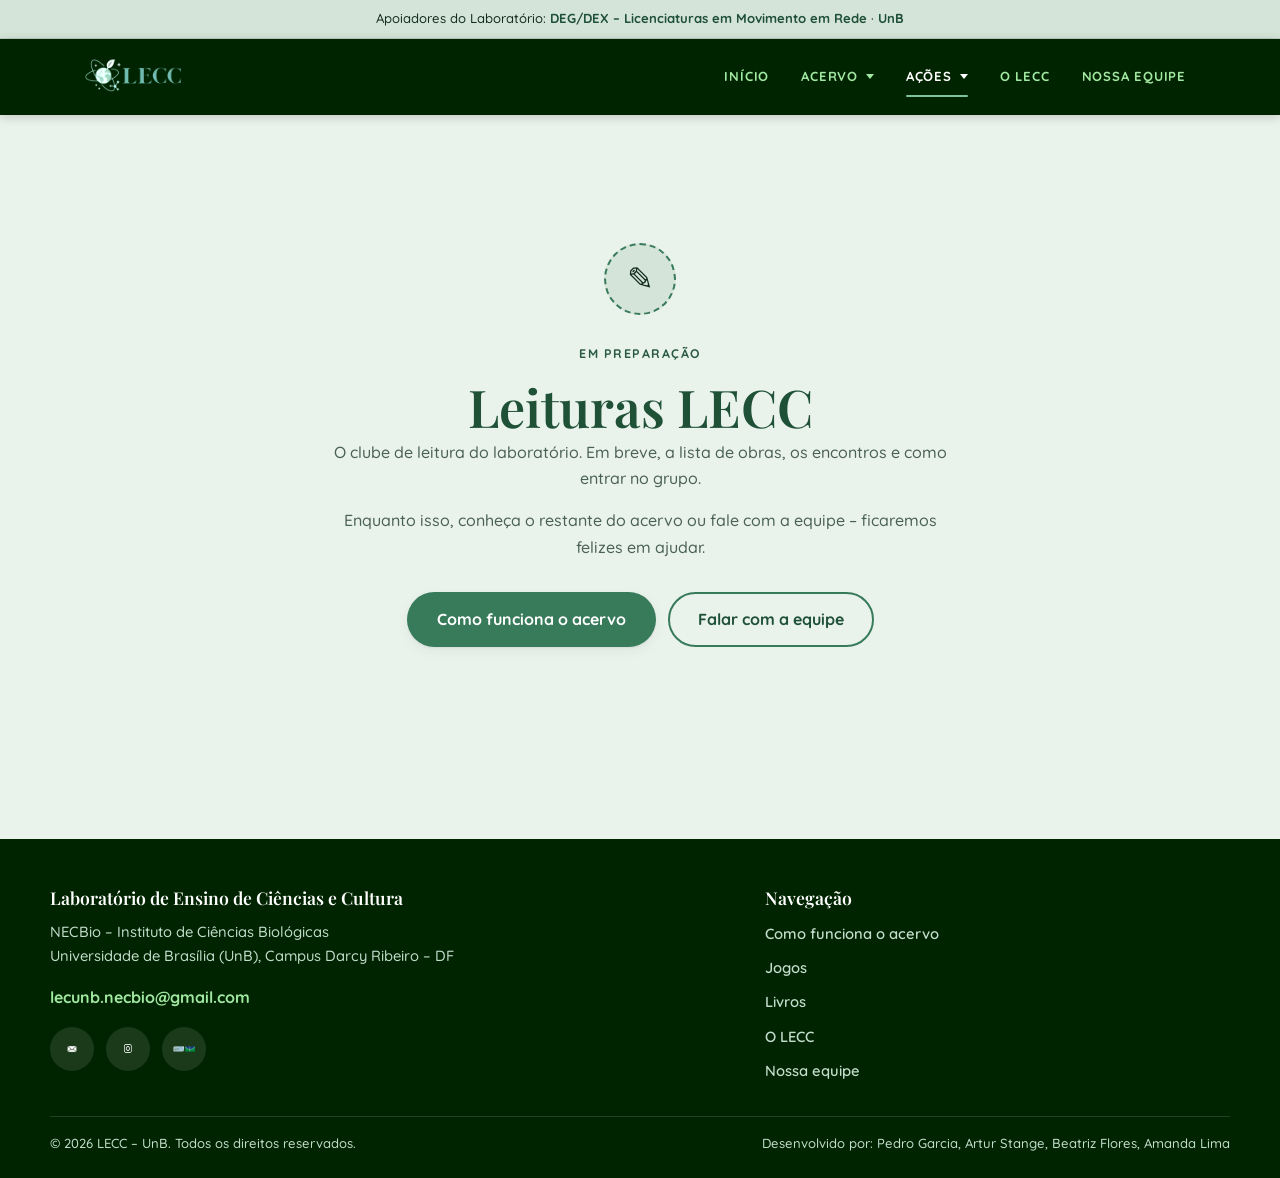
<file: pages/leituras-lecc.html>
<!DOCTYPE html>
<html lang="pt-BR">

<head>
    <meta charset="UTF-8">
    <meta name="viewport" content="width=device-width, initial-scale=1.0">

    <title>Leituras LECC | LECC - UnB</title>
    <meta name="description" content="Leituras LECC: página em preparação.">

    <link rel="icon" href="../assets/icons/icon-lecc.webp" type="image/webp">
    <meta property="og:type" content="website">
    <meta property="og:title" content="Leituras LECC | LECC - UnB">
    <meta property="og:description" content="Leituras LECC: página em preparação.">
    <meta property="og:image" content="https://lecc-unb.github.io/lecc-unb/assets/icons/icon-lecc.webp">
    <meta property="og:url" content="https://lecc-unb.github.io/lecc-unb/pages/leituras-lecc.html">
    <link rel="canonical" href="https://lecc-unb.github.io/lecc-unb/pages/leituras-lecc.html">
    <meta property="og:locale" content="pt_BR">

    <link rel="preconnect" href="https://fonts.googleapis.com">
    <link rel="preconnect" href="https://fonts.gstatic.com" crossorigin>
    <link rel="stylesheet" href="https://fonts.googleapis.com/css2?family=Playfair+Display:wght@500;600;700&amp;family=Quicksand:wght@400;500;600;700&amp;display=swap">

    <link rel="stylesheet" href="../css/global.css">
    <link rel="stylesheet" href="../css/componentes.css">
</head>

<body>
    <div id="site-header"></div>
    <script src="../js/layout.js"></script>

    <noscript>
        <nav class="nav-sem-js" aria-label="Navegação principal">
            <ul>
                <li><a href="../index.html">Início</a></li>
                <li><a href="acervo.html">Acervo</a></li>
                <li><a href="jogos.html">Jogos</a></li>
                <li><a href="livros.html">Livros</a></li>
                <li><a href="o-lecc.html">O LECC</a></li>
                <li><a href="equipe.html">Nossa Equipe</a></li>
            </ul>
        </nav>
    </noscript>

    <main id="conteudo">

        <section class="container-principal">
            <div class="em-breve">
                <div class="em-breve__icone" aria-hidden="true">&#9998;</div>
                <span class="sobretitulo">Em preparação</span>
                <h1>Leituras LECC</h1>
                <p>O clube de leitura do laboratório. Em breve, a lista de obras, os encontros e como entrar no grupo.</p>
                <p>
                    Enquanto isso, conheça o restante do acervo ou fale com a equipe –
                    ficaremos felizes em ajudar.
                </p>
                <div class="grupo-botoes" style="justify-content: center;">
                    <a class="btn-primario" href="acervo.html">Como funciona o acervo</a>
                    <a class="btn-secundario" href="mailto:lecunb.necbio@gmail.com">Falar com a equipe</a>
                </div>
            </div>
        </section>

    </main>

    <div id="site-footer"></div>

    <script src="../js/global.js"></script>
    <script src="../js/animacoes.js"></script>
</body>

</html>
</file>
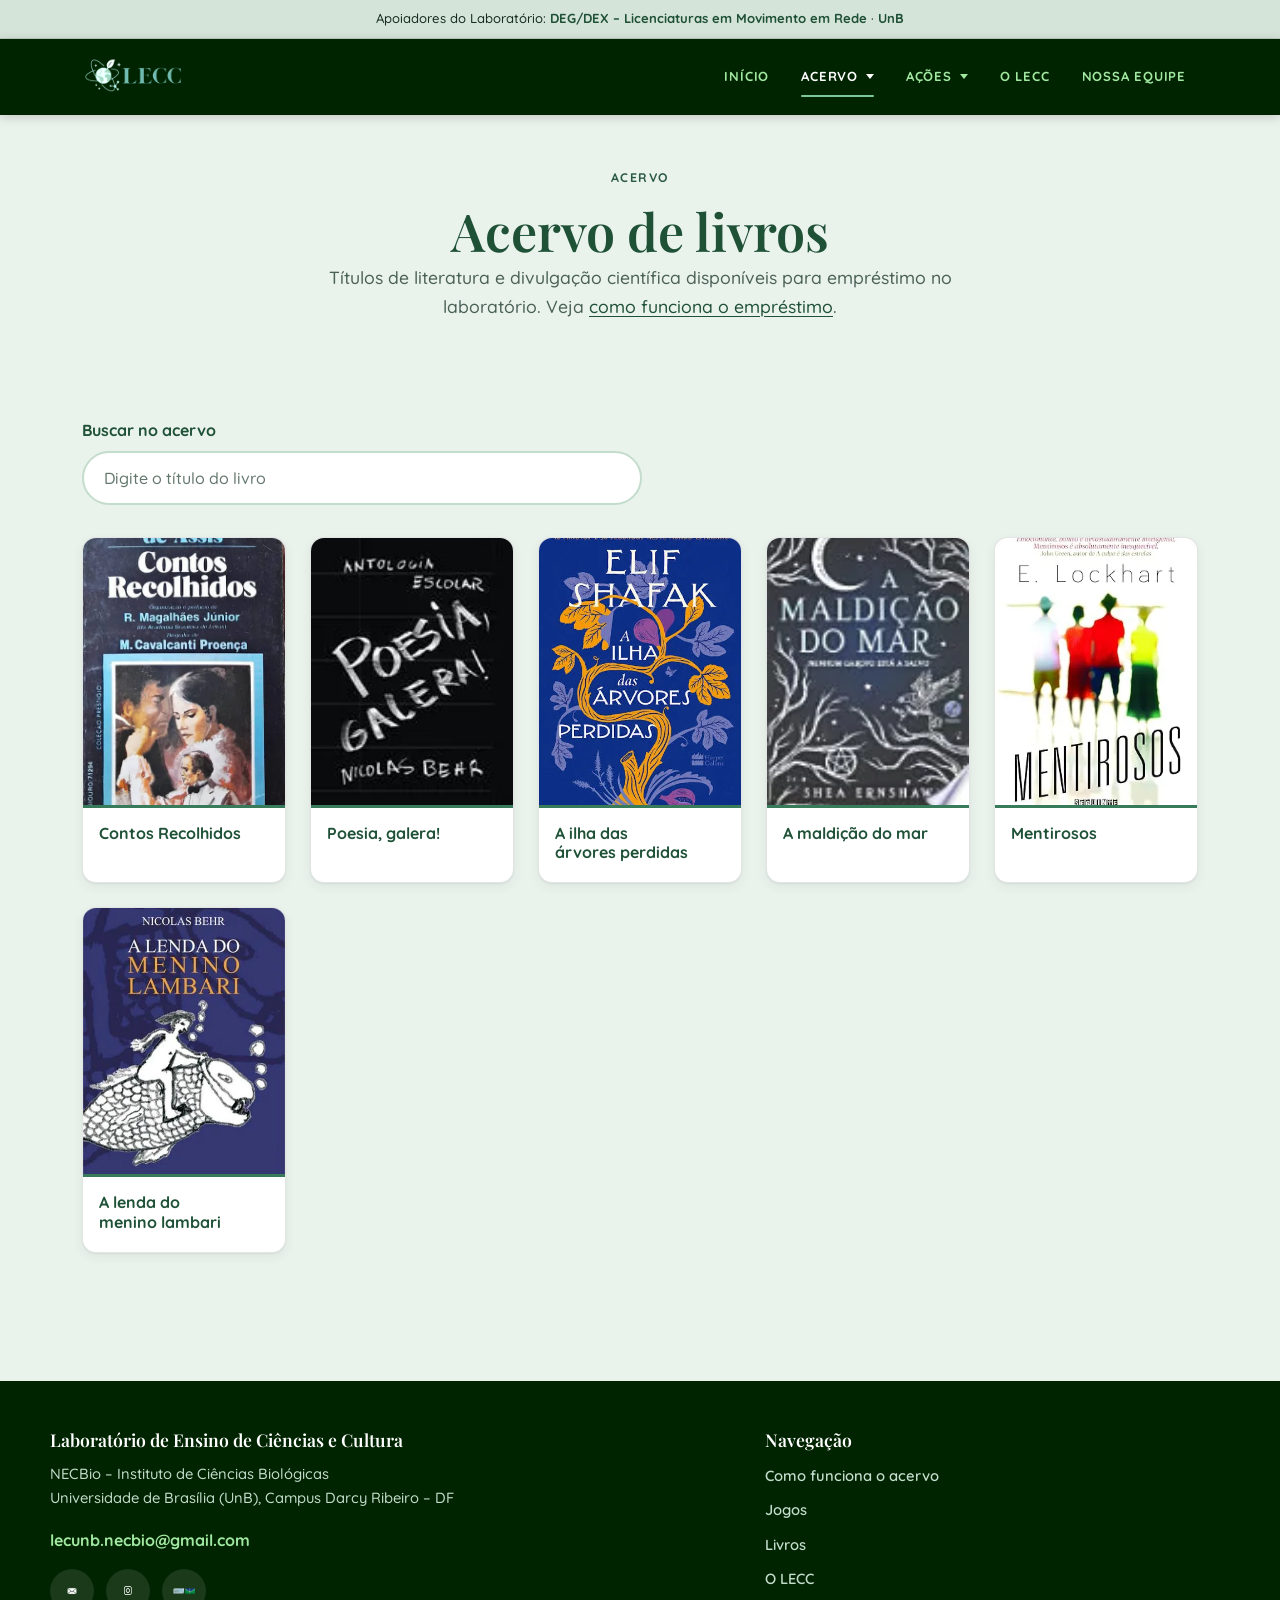
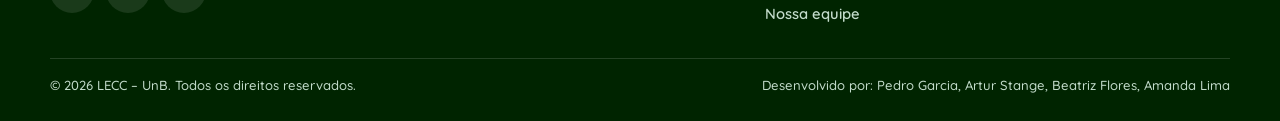
<file: pages/livros.html>
<!DOCTYPE html>
<html lang="pt-BR">

<head>
    <meta charset="UTF-8">
    <meta name="viewport" content="width=device-width, initial-scale=1.0">

    <title>Acervo de livros | LECC - UnB</title>
    <meta name="description" content="Os livros disponíveis para empréstimo no acervo do LECC, na Universidade de Brasília.">

    <link rel="icon" href="../assets/icons/icon-lecc.webp" type="image/webp">
    <meta property="og:type" content="website">
    <meta property="og:title" content="Acervo de livros | LECC - UnB">
    <meta property="og:description" content="Livros disponíveis para empréstimo no LECC.">
    <meta property="og:image" content="https://lecc-unb.github.io/lecc-unb/assets/icons/icon-lecc.webp">
    <meta property="og:url" content="https://lecc-unb.github.io/lecc-unb/pages/livros.html">
    <link rel="canonical" href="https://lecc-unb.github.io/lecc-unb/pages/livros.html">
    <meta property="og:locale" content="pt_BR">

    <link rel="preconnect" href="https://fonts.googleapis.com">
    <link rel="preconnect" href="https://fonts.gstatic.com" crossorigin>
    <link rel="stylesheet" href="https://fonts.googleapis.com/css2?family=Playfair+Display:wght@500;600;700&amp;family=Quicksand:wght@400;500;600;700&amp;display=swap">

    <link rel="stylesheet" href="../css/global.css">
    <link rel="stylesheet" href="../css/componentes.css">
</head>

<body>
    <div id="site-header"></div>
    <script src="../js/layout.js"></script>

    <noscript>
        <nav class="nav-sem-js" aria-label="Navegação principal">
            <ul>
                <li><a href="../index.html">Início</a></li>
                <li><a href="acervo.html">Acervo</a></li>
                <li><a href="jogos.html">Jogos</a></li>
                <li><a href="livros.html">Livros</a></li>
                <li><a href="o-lecc.html">O LECC</a></li>
                <li><a href="equipe.html">Nossa Equipe</a></li>
            </ul>
        </nav>
    </noscript>

    <main id="conteudo">

        <section class="container-principal hero">
            <span class="sobretitulo">Acervo</span>
            <h1>Acervo de livros</h1>
            <p>
                Títulos de literatura e divulgação científica disponíveis para empréstimo no
                laboratório. Veja <a href="acervo.html">como funciona o empréstimo</a>.
            </p>
        </section>

        <section class="secao">
            <div class="container-pesquisa">
                <label class="rotulo-pesquisa" for="input-pesquisa">Buscar no acervo</label>
                <input type="search" id="input-pesquisa" class="barra-pesquisa"
                       placeholder="Digite o título do livro" autocomplete="off">
            </div>

            <h2 class="apenas-leitor">Livros disponíveis</h2>

            <div class="grid-livros">
                <article class="card-livro">
                    <img src="../assets/livros/contosrecolhidos.webp" alt="Capa do livro Contos Recolhidos" class="capa-livro" loading="lazy" decoding="async">
                    <div class="conteudo-livro">
                        <h3>Contos Recolhidos</h3>
                    </div>
                </article>

                <article class="card-livro">
                    <img src="../assets/livros/poesiagalera.webp" alt="Capa do livro Poesia, galera!" class="capa-livro" loading="lazy" decoding="async">
                    <div class="conteudo-livro">
                        <h3>Poesia, galera!</h3>
                    </div>
                </article>

                <article class="card-livro">
                    <img src="../assets/livros/ilhadasarvoresperdidas.webp" alt="Capa do livro A ilha das árvores perdidas" class="capa-livro" loading="lazy" decoding="async">
                    <div class="conteudo-livro">
                        <h3>A ilha das árvores perdidas</h3>
                    </div>
                </article>

                <article class="card-livro">
                    <img src="../assets/livros/amaldicaodomar.webp" alt="Capa do livro A maldição do mar" class="capa-livro" loading="lazy" decoding="async">
                    <div class="conteudo-livro">
                        <h3>A maldição do mar</h3>
                    </div>
                </article>

                <article class="card-livro">
                    <img src="../assets/livros/mentirosos.webp" alt="Capa do livro Mentirosos" class="capa-livro" loading="lazy" decoding="async">
                    <div class="conteudo-livro">
                        <h3>Mentirosos</h3>
                    </div>
                </article>

                <article class="card-livro">
                    <img src="../assets/livros/alendadomeninolambari.webp" alt="Capa do livro A lenda do menino lambari" class="capa-livro" loading="lazy" decoding="async">
                    <div class="conteudo-livro">
                        <h3>A lenda do menino lambari</h3>
                    </div>
                </article>
            </div>

            <p class="aviso-vazio" id="aviso-sem-livros" hidden>
                Nenhum livro encontrado com esse termo. Tente outra busca.
            </p>
        </section>

    </main>

    <div id="site-footer"></div>

    <script src="../js/global.js"></script>
    <script src="../js/animacoes.js"></script>
</body>

</html>
</file>
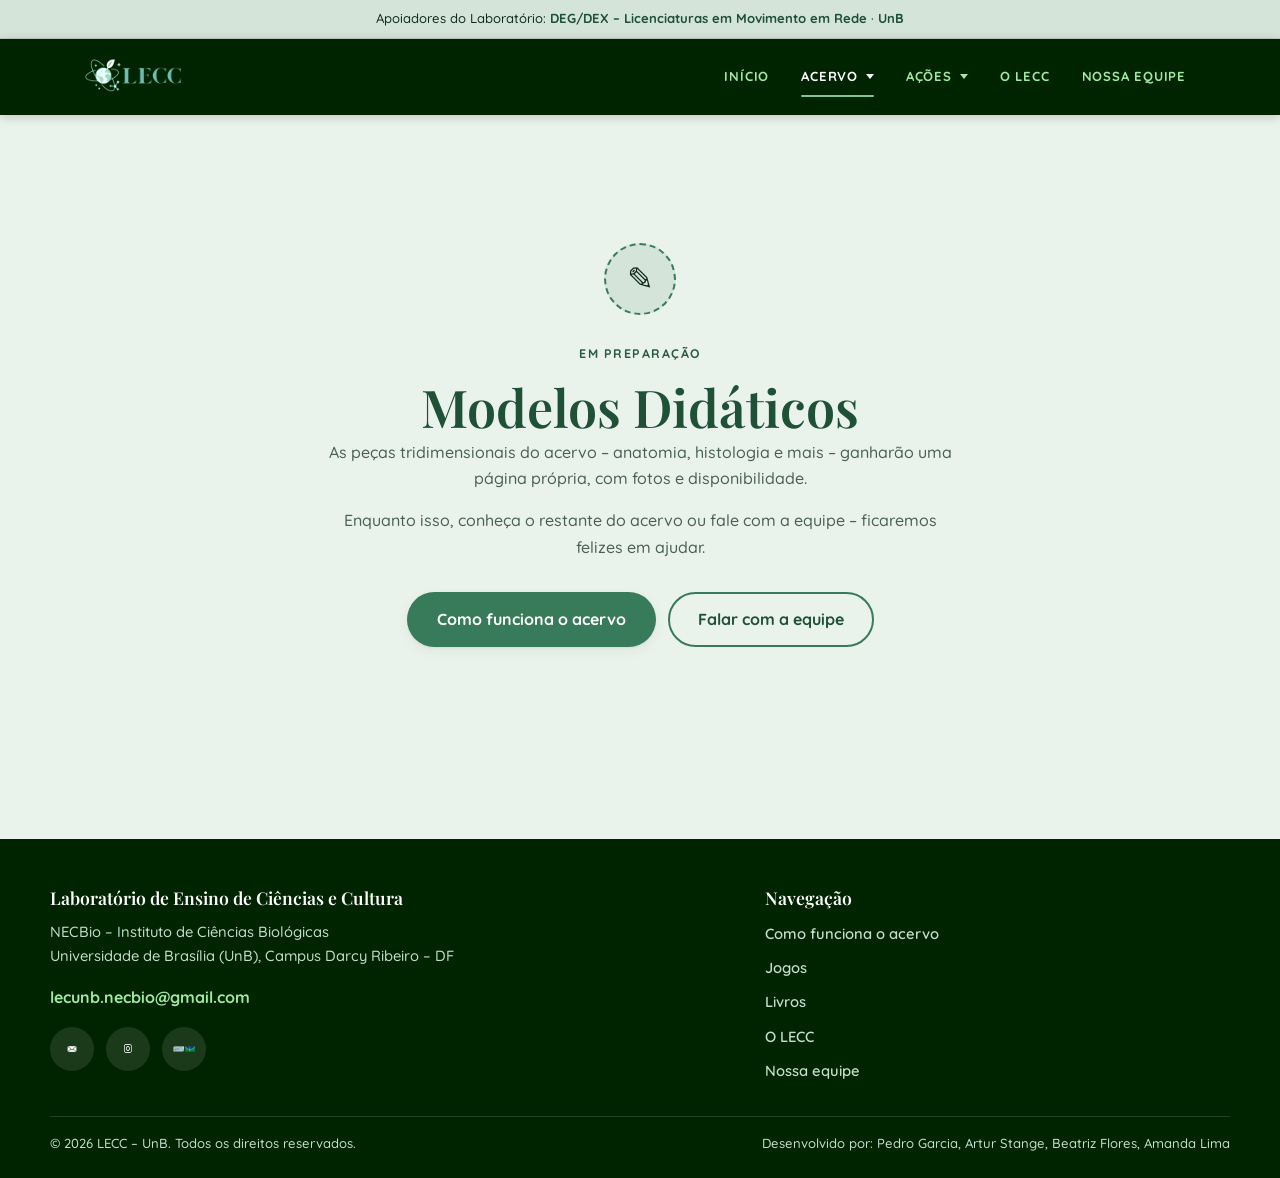
<file: pages/modelos-didaticos.html>
<!DOCTYPE html>
<html lang="pt-BR">

<head>
    <meta charset="UTF-8">
    <meta name="viewport" content="width=device-width, initial-scale=1.0">

    <title>Modelos Didáticos | LECC - UnB</title>
    <meta name="description" content="Modelos didáticos do acervo do LECC: página em preparação.">

    <link rel="icon" href="../assets/icons/icon-lecc.webp" type="image/webp">
    <meta property="og:type" content="website">
    <meta property="og:title" content="Modelos Didáticos | LECC - UnB">
    <meta property="og:description" content="Modelos didáticos do acervo do LECC: página em preparação.">
    <meta property="og:image" content="https://lecc-unb.github.io/lecc-unb/assets/icons/icon-lecc.webp">
    <meta property="og:url" content="https://lecc-unb.github.io/lecc-unb/pages/modelos-didaticos.html">
    <link rel="canonical" href="https://lecc-unb.github.io/lecc-unb/pages/modelos-didaticos.html">
    <meta property="og:locale" content="pt_BR">

    <link rel="preconnect" href="https://fonts.googleapis.com">
    <link rel="preconnect" href="https://fonts.gstatic.com" crossorigin>
    <link rel="stylesheet" href="https://fonts.googleapis.com/css2?family=Playfair+Display:wght@500;600;700&amp;family=Quicksand:wght@400;500;600;700&amp;display=swap">

    <link rel="stylesheet" href="../css/global.css">
    <link rel="stylesheet" href="../css/componentes.css">
</head>

<body>
    <div id="site-header"></div>
    <script src="../js/layout.js"></script>

    <noscript>
        <nav class="nav-sem-js" aria-label="Navegação principal">
            <ul>
                <li><a href="../index.html">Início</a></li>
                <li><a href="acervo.html">Acervo</a></li>
                <li><a href="jogos.html">Jogos</a></li>
                <li><a href="livros.html">Livros</a></li>
                <li><a href="o-lecc.html">O LECC</a></li>
                <li><a href="equipe.html">Nossa Equipe</a></li>
            </ul>
        </nav>
    </noscript>

    <main id="conteudo">

        <section class="container-principal">
            <div class="em-breve">
                <div class="em-breve__icone" aria-hidden="true">&#9998;</div>
                <span class="sobretitulo">Em preparação</span>
                <h1>Modelos Didáticos</h1>
                <p>As peças tridimensionais do acervo – anatomia, histologia e mais – ganharão uma página própria, com fotos e disponibilidade.</p>
                <p>
                    Enquanto isso, conheça o restante do acervo ou fale com a equipe –
                    ficaremos felizes em ajudar.
                </p>
                <div class="grupo-botoes" style="justify-content: center;">
                    <a class="btn-primario" href="acervo.html">Como funciona o acervo</a>
                    <a class="btn-secundario" href="mailto:lecunb.necbio@gmail.com">Falar com a equipe</a>
                </div>
            </div>
        </section>

    </main>

    <div id="site-footer"></div>

    <script src="../js/global.js"></script>
    <script src="../js/animacoes.js"></script>
</body>

</html>
</file>
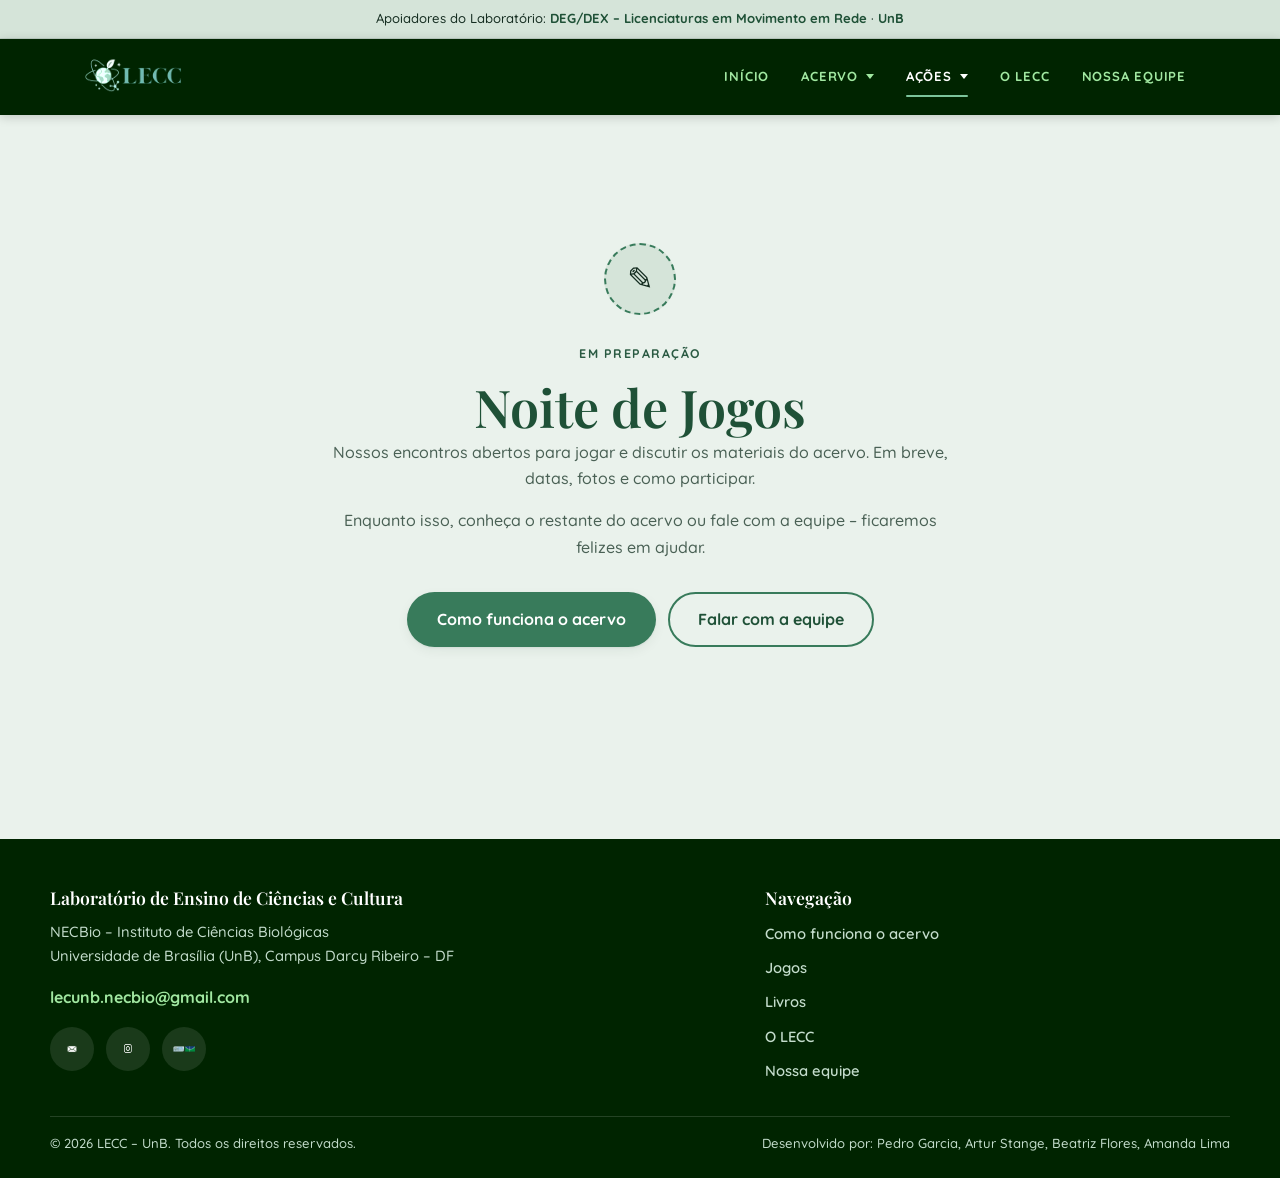
<file: pages/noite-jogos.html>
<!DOCTYPE html>
<html lang="pt-BR">

<head>
    <meta charset="UTF-8">
    <meta name="viewport" content="width=device-width, initial-scale=1.0">

    <title>Noite de Jogos | LECC - UnB</title>
    <meta name="description" content="Noite de Jogos do LECC: página em preparação.">

    <link rel="icon" href="../assets/icons/icon-lecc.webp" type="image/webp">
    <meta property="og:type" content="website">
    <meta property="og:title" content="Noite de Jogos | LECC - UnB">
    <meta property="og:description" content="Noite de Jogos do LECC: página em preparação.">
    <meta property="og:image" content="https://lecc-unb.github.io/lecc-unb/assets/icons/icon-lecc.webp">
    <meta property="og:url" content="https://lecc-unb.github.io/lecc-unb/pages/noite-jogos.html">
    <link rel="canonical" href="https://lecc-unb.github.io/lecc-unb/pages/noite-jogos.html">
    <meta property="og:locale" content="pt_BR">

    <link rel="preconnect" href="https://fonts.googleapis.com">
    <link rel="preconnect" href="https://fonts.gstatic.com" crossorigin>
    <link rel="stylesheet" href="https://fonts.googleapis.com/css2?family=Playfair+Display:wght@500;600;700&amp;family=Quicksand:wght@400;500;600;700&amp;display=swap">

    <link rel="stylesheet" href="../css/global.css">
    <link rel="stylesheet" href="../css/componentes.css">
</head>

<body>
    <div id="site-header"></div>
    <script src="../js/layout.js"></script>

    <noscript>
        <nav class="nav-sem-js" aria-label="Navegação principal">
            <ul>
                <li><a href="../index.html">Início</a></li>
                <li><a href="acervo.html">Acervo</a></li>
                <li><a href="jogos.html">Jogos</a></li>
                <li><a href="livros.html">Livros</a></li>
                <li><a href="o-lecc.html">O LECC</a></li>
                <li><a href="equipe.html">Nossa Equipe</a></li>
            </ul>
        </nav>
    </noscript>

    <main id="conteudo">

        <section class="container-principal">
            <div class="em-breve">
                <div class="em-breve__icone" aria-hidden="true">&#9998;</div>
                <span class="sobretitulo">Em preparação</span>
                <h1>Noite de Jogos</h1>
                <p>Nossos encontros abertos para jogar e discutir os materiais do acervo. Em breve, datas, fotos e como participar.</p>
                <p>
                    Enquanto isso, conheça o restante do acervo ou fale com a equipe –
                    ficaremos felizes em ajudar.
                </p>
                <div class="grupo-botoes" style="justify-content: center;">
                    <a class="btn-primario" href="acervo.html">Como funciona o acervo</a>
                    <a class="btn-secundario" href="mailto:lecunb.necbio@gmail.com">Falar com a equipe</a>
                </div>
            </div>
        </section>

    </main>

    <div id="site-footer"></div>

    <script src="../js/global.js"></script>
    <script src="../js/animacoes.js"></script>
</body>

</html>
</file>
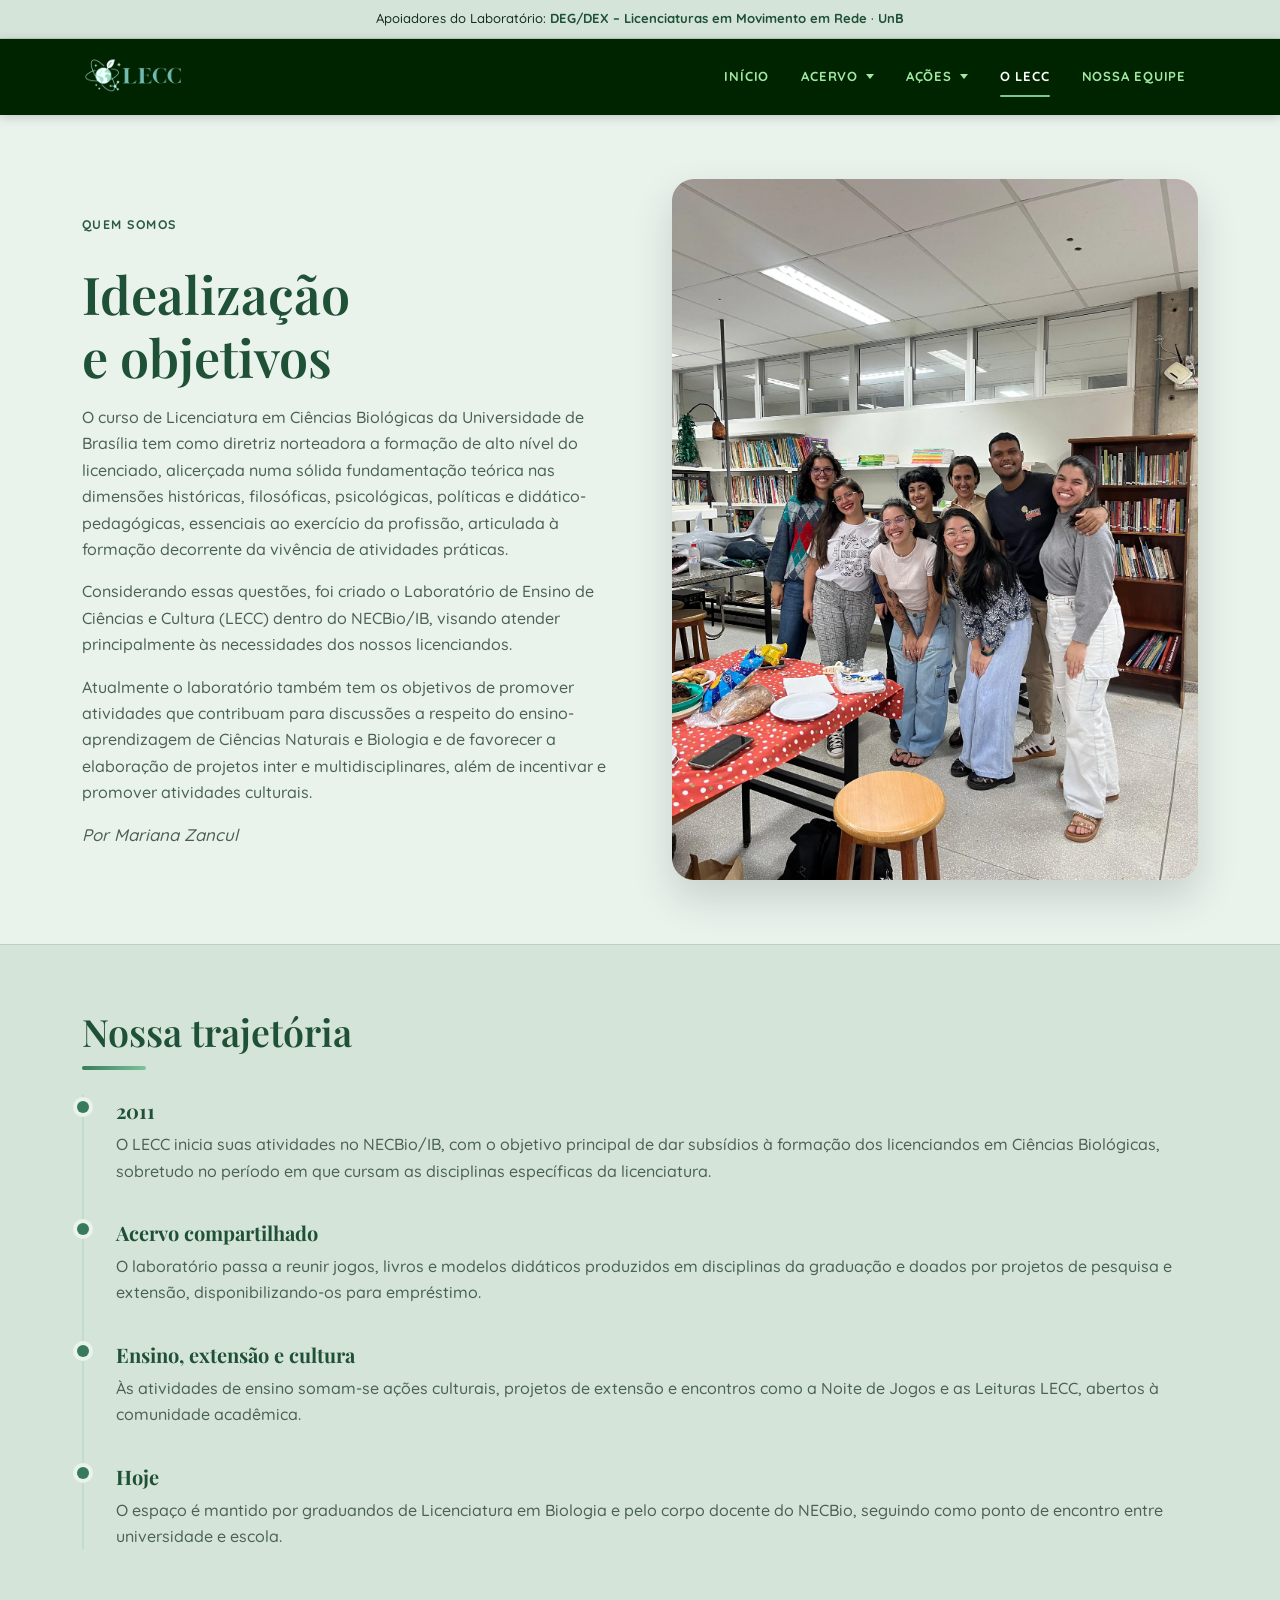
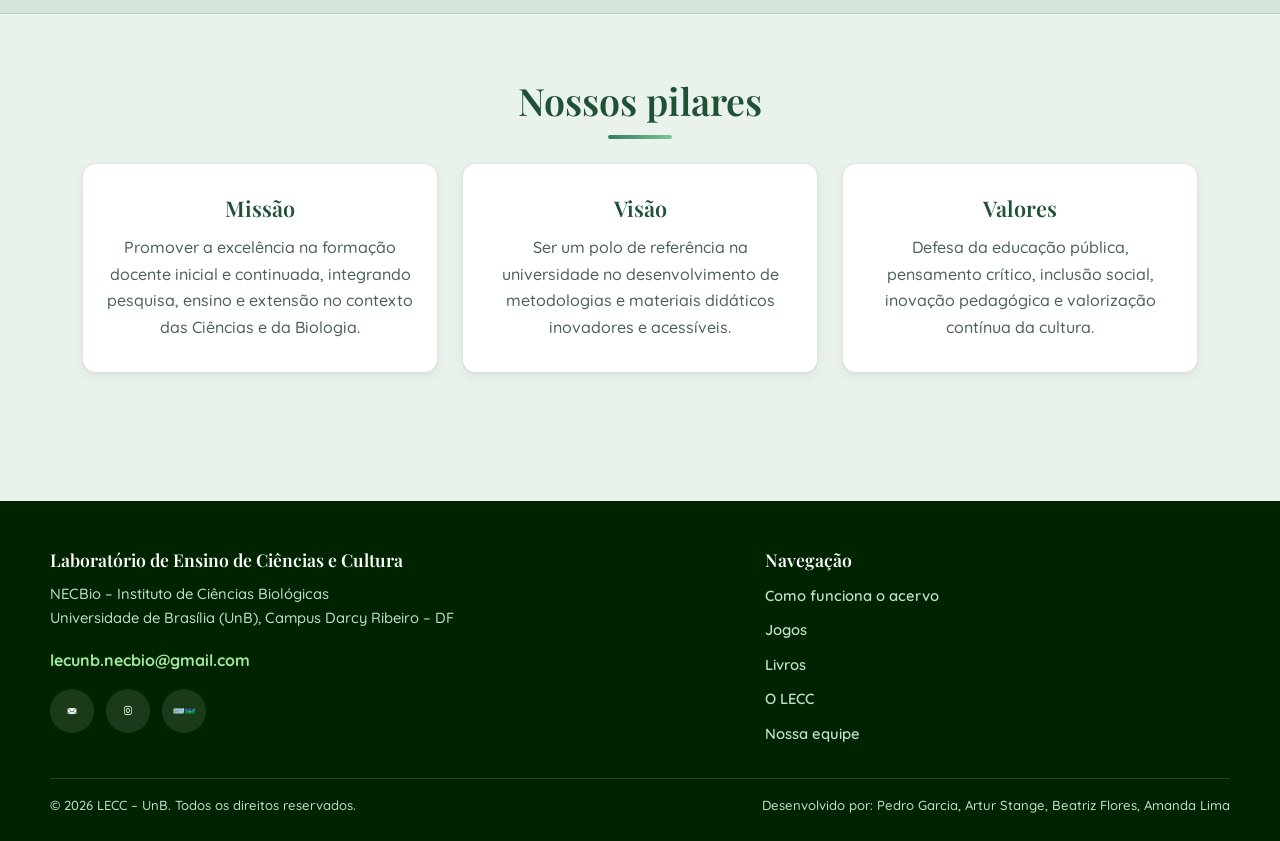
<file: pages/o-lecc.html>
<!DOCTYPE html>
<html lang="pt-BR">

<head>
    <meta charset="UTF-8">
    <meta name="viewport" content="width=device-width, initial-scale=1.0">

    <title>O LECC | Laboratório de Ensino de Ciências e Cultura - UnB</title>
    <meta name="description" content="A idealização e os objetivos do LECC, laboratório criado em 2011 no NECBio/IB da UnB para apoiar a formação dos licenciandos em Ciências Biológicas.">

    <link rel="icon" href="../assets/icons/icon-lecc.webp" type="image/webp">
    <meta property="og:type" content="website">
    <meta property="og:title" content="O LECC | Laboratório de Ensino de Ciências e Cultura - UnB">
    <meta property="og:description" content="Idealização, objetivos e pilares do Laboratório de Ensino de Ciências e Cultura da UnB.">
    <meta property="og:image" content="https://lecc-unb.github.io/lecc-unb/assets/icons/icon-lecc.webp">
    <meta property="og:url" content="https://lecc-unb.github.io/lecc-unb/pages/o-lecc.html">
    <link rel="canonical" href="https://lecc-unb.github.io/lecc-unb/pages/o-lecc.html">
    <meta property="og:locale" content="pt_BR">

    <link rel="preconnect" href="https://fonts.googleapis.com">
    <link rel="preconnect" href="https://fonts.gstatic.com" crossorigin>
    <link rel="stylesheet" href="https://fonts.googleapis.com/css2?family=Playfair+Display:wght@500;600;700&amp;family=Quicksand:wght@400;500;600;700&amp;display=swap">

    <link rel="stylesheet" href="../css/global.css">
    <link rel="stylesheet" href="../css/componentes.css">
</head>

<body>
    <div id="site-header"></div>
    <script src="../js/layout.js"></script>

    <noscript>
        <nav class="nav-sem-js" aria-label="Navegação principal">
            <ul>
                <li><a href="../index.html">Início</a></li>
                <li><a href="acervo.html">Acervo</a></li>
                <li><a href="jogos.html">Jogos</a></li>
                <li><a href="livros.html">Livros</a></li>
                <li><a href="o-lecc.html">O LECC</a></li>
                <li><a href="equipe.html">Nossa Equipe</a></li>
            </ul>
        </nav>
    </noscript>

    <main id="conteudo">

        <!-- ===== Idealização ===== -->
        <section class="container-principal apresentacao">
            <div class="apresentacao__texto">
                <span class="sobretitulo">Quem somos</span>
                <h1>Idealização e objetivos</h1>
                <p>
                    O curso de Licenciatura em Ciências Biológicas da Universidade de Brasília tem
                    como diretriz norteadora a formação de alto nível do licenciado, alicerçada numa
                    sólida fundamentação teórica nas dimensões históricas, filosóficas, psicológicas,
                    políticas e didático-pedagógicas, essenciais ao exercício da profissão, articulada
                    à formação decorrente da vivência de atividades práticas.
                </p>
                <p>
                    Considerando essas questões, foi criado o Laboratório de Ensino de Ciências e
                    Cultura (LECC) dentro do NECBio/IB, visando atender principalmente às necessidades
                    dos nossos licenciandos.
                </p>
                <p>
                    Atualmente o laboratório também tem os objetivos de promover atividades que
                    contribuam para discussões a respeito do ensino-aprendizagem de Ciências Naturais
                    e Biologia e de favorecer a elaboração de projetos inter e multidisciplinares,
                    além de incentivar e promover atividades culturais.
                </p>
                <p class="texto-apoio"><em>Por Mariana Zancul</em></p>
            </div>

            <div class="apresentacao__midia">
                <img src="../assets/imagens-lab/equipe01.webp"
                     alt="Equipe do LECC reunida no espaço físico do laboratório"
                     class="imagem-simples" width="1400" height="1867" fetchpriority="high" decoding="async">
            </div>
        </section>

        <!-- ===== Linha do tempo ===== -->
        <section class="faixa">
            <div class="secao" data-revelar>
                <h2 class="titulo-secao titulo-secao--linha">Nossa trajetória</h2>

                <ol class="linha-tempo">
                    <li>
                        <span class="linha-tempo__ano">2011</span>
                        <p>
                            O LECC inicia suas atividades no NECBio/IB, com o objetivo principal de dar
                            subsídios à formação dos licenciandos em Ciências Biológicas, sobretudo no
                            período em que cursam as disciplinas específicas da licenciatura.
                        </p>
                    </li>
                    <li>
                        <span class="linha-tempo__ano">Acervo compartilhado</span>
                        <p>
                            O laboratório passa a reunir jogos, livros e modelos didáticos produzidos em
                            disciplinas da graduação e doados por projetos de pesquisa e extensão,
                            disponibilizando-os para empréstimo.
                        </p>
                    </li>
                    <li>
                        <span class="linha-tempo__ano">Ensino, extensão e cultura</span>
                        <p>
                            Às atividades de ensino somam-se ações culturais, projetos de extensão e
                            encontros como a Noite de Jogos e as Leituras LECC, abertos à comunidade
                            acadêmica.
                        </p>
                    </li>
                    <li>
                        <span class="linha-tempo__ano">Hoje</span>
                        <p>
                            O espaço é mantido por graduandos de Licenciatura em Biologia e pelo corpo
                            docente do NECBio, seguindo como ponto de encontro entre universidade e
                            escola.
                        </p>
                    </li>
                </ol>
            </div>
        </section>

        <!-- ===== Pilares ===== -->
        <section class="secao" data-revelar>
            <h2 class="titulo-secao titulo-secao--linha titulo-secao--centro">Nossos pilares</h2>

            <div class="grade grade--3">
                <article class="card-pilar">
                    <h3>Missão</h3>
                    <p>
                        Promover a excelência na formação docente inicial e continuada, integrando
                        pesquisa, ensino e extensão no contexto das Ciências e da Biologia.
                    </p>
                </article>

                <article class="card-pilar">
                    <h3>Visão</h3>
                    <p>
                        Ser um polo de referência na universidade no desenvolvimento de metodologias e
                        materiais didáticos inovadores e acessíveis.
                    </p>
                </article>

                <article class="card-pilar">
                    <h3>Valores</h3>
                    <p>
                        Defesa da educação pública, pensamento crítico, inclusão social, inovação
                        pedagógica e valorização contínua da cultura.
                    </p>
                </article>
            </div>
        </section>

    </main>

    <div id="site-footer"></div>

    <script src="../js/global.js"></script>
    <script src="../js/animacoes.js"></script>
</body>

</html>
</file>
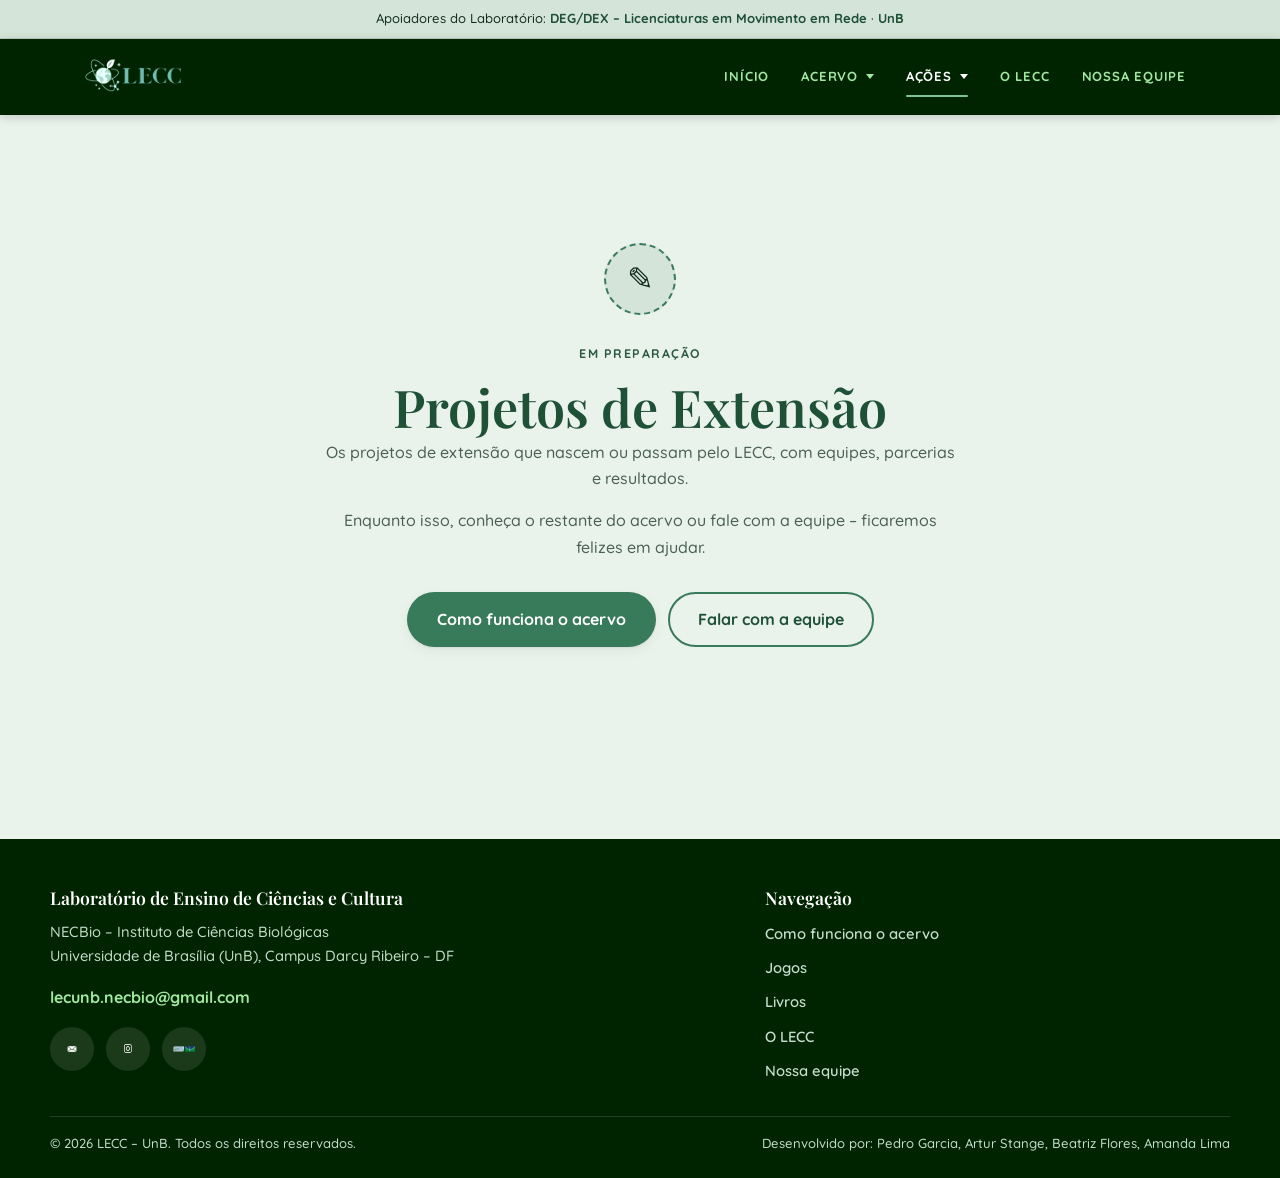
<file: pages/projetos-extensao.html>
<!DOCTYPE html>
<html lang="pt-BR">

<head>
    <meta charset="UTF-8">
    <meta name="viewport" content="width=device-width, initial-scale=1.0">

    <title>Projetos de Extensão | LECC - UnB</title>
    <meta name="description" content="Projetos de extensão do LECC: página em preparação.">

    <link rel="icon" href="../assets/icons/icon-lecc.webp" type="image/webp">
    <meta property="og:type" content="website">
    <meta property="og:title" content="Projetos de Extensão | LECC - UnB">
    <meta property="og:description" content="Projetos de extensão do LECC: página em preparação.">
    <meta property="og:image" content="https://lecc-unb.github.io/lecc-unb/assets/icons/icon-lecc.webp">
    <meta property="og:url" content="https://lecc-unb.github.io/lecc-unb/pages/projetos-extensao.html">
    <link rel="canonical" href="https://lecc-unb.github.io/lecc-unb/pages/projetos-extensao.html">
    <meta property="og:locale" content="pt_BR">

    <link rel="preconnect" href="https://fonts.googleapis.com">
    <link rel="preconnect" href="https://fonts.gstatic.com" crossorigin>
    <link rel="stylesheet" href="https://fonts.googleapis.com/css2?family=Playfair+Display:wght@500;600;700&amp;family=Quicksand:wght@400;500;600;700&amp;display=swap">

    <link rel="stylesheet" href="../css/global.css">
    <link rel="stylesheet" href="../css/componentes.css">
</head>

<body>
    <div id="site-header"></div>
    <script src="../js/layout.js"></script>

    <noscript>
        <nav class="nav-sem-js" aria-label="Navegação principal">
            <ul>
                <li><a href="../index.html">Início</a></li>
                <li><a href="acervo.html">Acervo</a></li>
                <li><a href="jogos.html">Jogos</a></li>
                <li><a href="livros.html">Livros</a></li>
                <li><a href="o-lecc.html">O LECC</a></li>
                <li><a href="equipe.html">Nossa Equipe</a></li>
            </ul>
        </nav>
    </noscript>

    <main id="conteudo">

        <section class="container-principal">
            <div class="em-breve">
                <div class="em-breve__icone" aria-hidden="true">&#9998;</div>
                <span class="sobretitulo">Em preparação</span>
                <h1>Projetos de Extensão</h1>
                <p>Os projetos de extensão que nascem ou passam pelo LECC, com equipes, parcerias e resultados.</p>
                <p>
                    Enquanto isso, conheça o restante do acervo ou fale com a equipe –
                    ficaremos felizes em ajudar.
                </p>
                <div class="grupo-botoes" style="justify-content: center;">
                    <a class="btn-primario" href="acervo.html">Como funciona o acervo</a>
                    <a class="btn-secundario" href="mailto:lecunb.necbio@gmail.com">Falar com a equipe</a>
                </div>
            </div>
        </section>

    </main>

    <div id="site-footer"></div>

    <script src="../js/global.js"></script>
    <script src="../js/animacoes.js"></script>
</body>

</html>
</file>
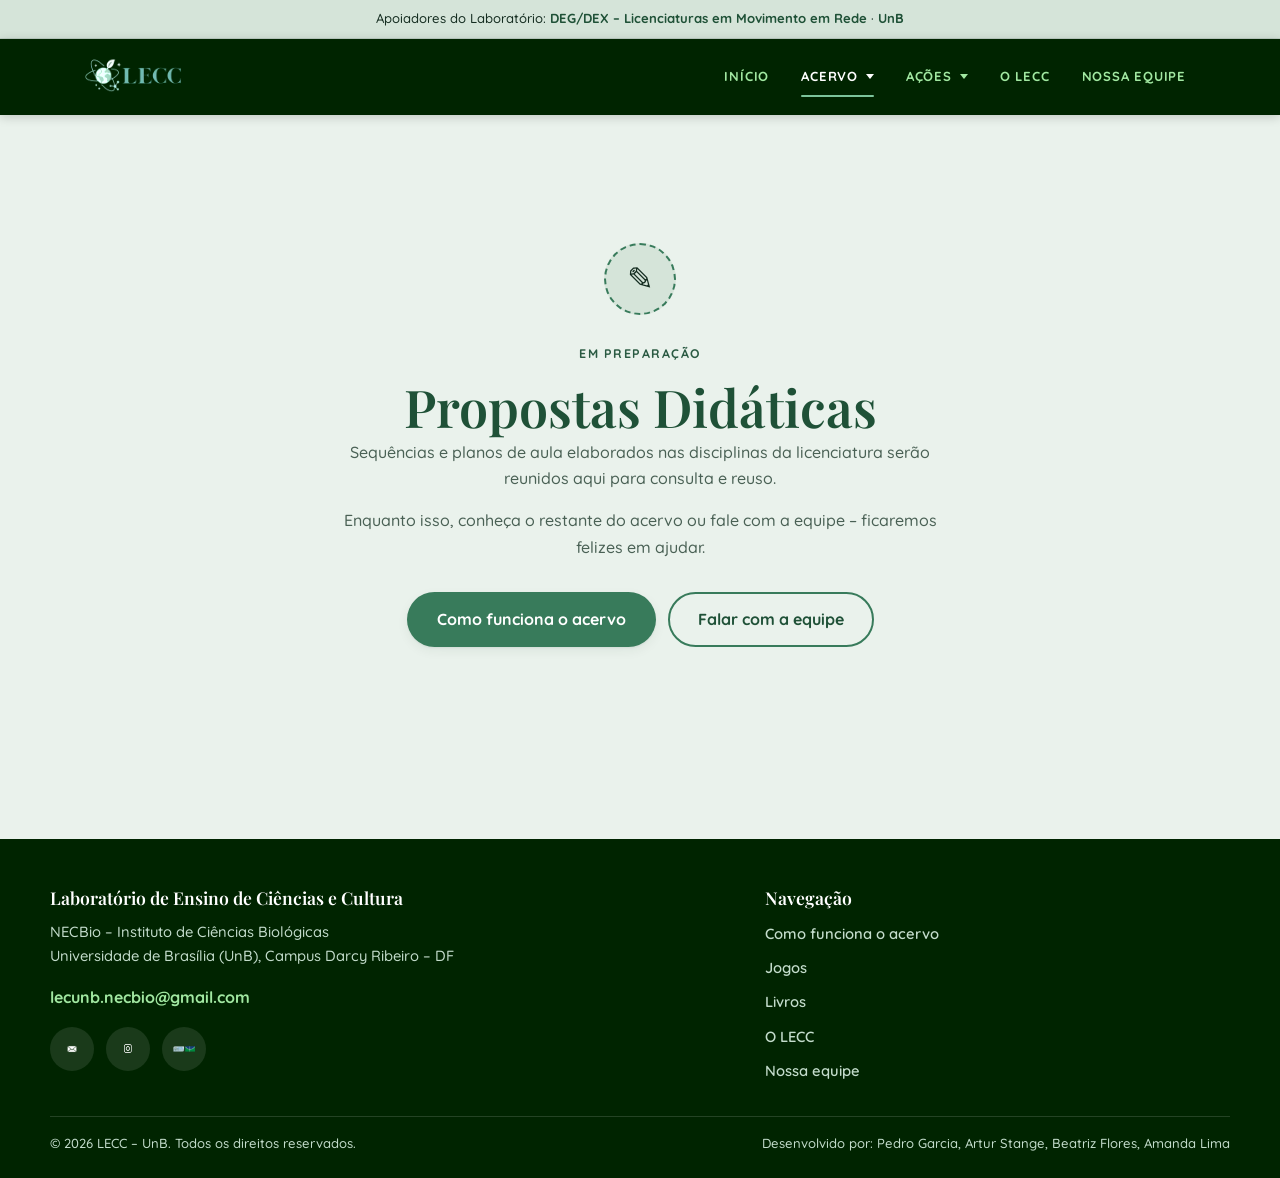
<file: pages/propostas-didaticas.html>
<!DOCTYPE html>
<html lang="pt-BR">

<head>
    <meta charset="UTF-8">
    <meta name="viewport" content="width=device-width, initial-scale=1.0">

    <title>Propostas Didáticas | LECC - UnB</title>
    <meta name="description" content="Propostas didáticas do LECC: página em preparação.">

    <link rel="icon" href="../assets/icons/icon-lecc.webp" type="image/webp">
    <meta property="og:type" content="website">
    <meta property="og:title" content="Propostas Didáticas | LECC - UnB">
    <meta property="og:description" content="Propostas didáticas do LECC: página em preparação.">
    <meta property="og:image" content="https://lecc-unb.github.io/lecc-unb/assets/icons/icon-lecc.webp">
    <meta property="og:url" content="https://lecc-unb.github.io/lecc-unb/pages/propostas-didaticas.html">
    <link rel="canonical" href="https://lecc-unb.github.io/lecc-unb/pages/propostas-didaticas.html">
    <meta property="og:locale" content="pt_BR">

    <link rel="preconnect" href="https://fonts.googleapis.com">
    <link rel="preconnect" href="https://fonts.gstatic.com" crossorigin>
    <link rel="stylesheet" href="https://fonts.googleapis.com/css2?family=Playfair+Display:wght@500;600;700&amp;family=Quicksand:wght@400;500;600;700&amp;display=swap">

    <link rel="stylesheet" href="../css/global.css">
    <link rel="stylesheet" href="../css/componentes.css">
</head>

<body>
    <div id="site-header"></div>
    <script src="../js/layout.js"></script>

    <noscript>
        <nav class="nav-sem-js" aria-label="Navegação principal">
            <ul>
                <li><a href="../index.html">Início</a></li>
                <li><a href="acervo.html">Acervo</a></li>
                <li><a href="jogos.html">Jogos</a></li>
                <li><a href="livros.html">Livros</a></li>
                <li><a href="o-lecc.html">O LECC</a></li>
                <li><a href="equipe.html">Nossa Equipe</a></li>
            </ul>
        </nav>
    </noscript>

    <main id="conteudo">

        <section class="container-principal">
            <div class="em-breve">
                <div class="em-breve__icone" aria-hidden="true">&#9998;</div>
                <span class="sobretitulo">Em preparação</span>
                <h1>Propostas Didáticas</h1>
                <p>Sequências e planos de aula elaborados nas disciplinas da licenciatura serão reunidos aqui para consulta e reuso.</p>
                <p>
                    Enquanto isso, conheça o restante do acervo ou fale com a equipe –
                    ficaremos felizes em ajudar.
                </p>
                <div class="grupo-botoes" style="justify-content: center;">
                    <a class="btn-primario" href="acervo.html">Como funciona o acervo</a>
                    <a class="btn-secundario" href="mailto:lecunb.necbio@gmail.com">Falar com a equipe</a>
                </div>
            </div>
        </section>

    </main>

    <div id="site-footer"></div>

    <script src="../js/global.js"></script>
    <script src="../js/animacoes.js"></script>
</body>

</html>
</file>
<file: css/global.css>
/* =========================================================
   LECC - UnB  |  global.css
   Tokens, reset, tipografia, layout e utilitarios.
   Componentes de interface ficam em componentes.css.
   ========================================================= */

/* ---------- Tokens ---------- */
:root {
    /* Escala verde derivada da identidade original do LECC */
    --verde-900: #002400;
    --verde-800: #0d3a22;
    --verde-700: #1f5137;
    --verde-600: #2a5a42;
    --verde-500: #387b5b;
    --verde-300: #7cc49b;
    --verde-200: #a1e8a1;
    --verde-100: #c3dccb;
    --verde-50:  #d5e4d9;
    --verde-25:  #eaf2ec;

    /* Papeis semanticos */
    --cor-fundo:        var(--verde-25);
    --cor-superficie:   #ffffff;
    --cor-texto:        #142c20;
    --cor-texto-suave:  #4a6155;
    --cor-titulo:       var(--verde-700);  /* contraste AA sobre --cor-fundo */
    --cor-marca:        var(--verde-500);
    --cor-header:       var(--verde-900);
    --cor-texto-header: var(--verde-200);
    --cor-branca:       #ffffff;
    --cor-borda:        rgba(20, 44, 32, 0.12);

    /* Espacamento */
    --esp-1: 0.25rem;
    --esp-2: 0.5rem;
    --esp-3: 0.75rem;
    --esp-4: 1rem;
    --esp-5: 1.5rem;
    --esp-6: 2rem;
    --esp-7: 3rem;
    --esp-8: 4rem;
    --esp-9: 6rem;

    /* Forma e profundidade */
    --raio-sm: 8px;
    --raio:    14px;
    --raio-lg: 22px;
    --raio-full: 999px;
    --sombra-1: 0 1px 2px rgba(20, 44, 32, 0.06), 0 4px 12px rgba(20, 44, 32, 0.06);
    --sombra-2: 0 8px 20px rgba(20, 44, 32, 0.10), 0 2px 6px rgba(20, 44, 32, 0.06);
    --sombra-3: 0 18px 40px rgba(20, 44, 32, 0.16);

    /* Tipografia */
    --fonte-corpo: Quicksand, "Segoe UI", Roboto, Helvetica, Arial, sans-serif;
    --fonte-titulo: "Playfair Display", Georgia, "Times New Roman", serif;

    /* Layout */
    --largura-max: 1180px;
    --gutter: 1rem;

    --transicao: 0.25s cubic-bezier(0.4, 0, 0.2, 1);
}

@media (min-width: 600px) {
    :root { --gutter: 1.5rem; }
}

@media (min-width: 900px) {
    :root { --gutter: 2rem; }
}

/* ---------- Reset ---------- */
*,
*::before,
*::after {
    box-sizing: border-box;
}

* {
    margin: 0;
    padding: 0;
}

html {
    -webkit-text-size-adjust: 100%;
    scroll-behavior: smooth;
    /* Rede de seguranca contra transbordo lateral. "clip" em vez de
       "hidden" porque nao cria um contexto de rolagem, entao o header
       sticky continua funcionando. */
    overflow-x: clip;
}

body {
    /* A fonte fica no body, nunca no seletor universal, para que os
       titulos possam herdar a serifada em vez de serem sobrescritos. */
    font-family: var(--fonte-corpo);
    font-size: 1rem;
    font-weight: 500;
    line-height: 1.65;
    background-color: var(--cor-fundo);
    color: var(--cor-texto);
    min-height: 100vh;
    display: flex;
    flex-direction: column;
    -webkit-font-smoothing: antialiased;
}

body > main {
    flex: 1 0 auto;
}

img,
picture,
svg,
video {
    display: block;
    max-width: 100%;
    height: auto;
}

button,
input,
select,
textarea {
    font: inherit;
    color: inherit;
}

a {
    color: var(--cor-titulo);
    text-decoration-thickness: 1px;
    text-underline-offset: 3px;
}

/* ---------- Tipografia ---------- */
h1, h2, h3, h4, h5, h6 {
    font-family: var(--fonte-titulo);
    color: var(--cor-titulo);
    font-weight: 600;
    line-height: 1.2;
    text-wrap: balance;
}

h1 { font-size: clamp(2rem, 1.4rem + 2.8vw, 3.25rem); }
h2 { font-size: clamp(1.6rem, 1.25rem + 1.6vw, 2.35rem); }
h3 { font-size: clamp(1.2rem, 1.08rem + 0.5vw, 1.4rem); }
h4 { font-size: 1.1rem; }

p {
    text-wrap: pretty;
}

.titulo-secao {
    font-size: clamp(1.6rem, 1.25rem + 1.6vw, 2.35rem);
    margin-bottom: var(--esp-5);
}

/* Linha decorativa sob os titulos de secao */
.titulo-secao--linha::after {
    content: "";
    display: block;
    width: 64px;
    height: 4px;
    margin-top: var(--esp-3);
    border-radius: var(--raio-full);
    background: linear-gradient(90deg, var(--cor-marca), var(--verde-300));
}

.titulo-secao--centro {
    text-align: center;
}

.titulo-secao--centro.titulo-secao--linha::after {
    margin-inline: auto;
}

.texto-apoio {
    color: var(--cor-texto-suave);
    font-size: 1.05rem;
}

.sobretitulo {
    display: inline-block;
    font-size: 0.78rem;
    font-weight: 700;
    letter-spacing: 0.12em;
    text-transform: uppercase;
    /* texto pequeno: precisa de 4.5:1, e --cor-marca fica em 4.43:1 aqui */
    color: var(--verde-600);
    margin-bottom: var(--esp-3);
}

/* ---------- Layout ---------- */
.container-principal,
.secao {
    width: 100%;
    max-width: var(--largura-max);
    margin-inline: auto;
    padding-inline: var(--gutter);
}

.container-principal {
    padding-block: var(--esp-7);
}

.secao {
    padding-block: var(--esp-7);
}

@media (min-width: 900px) {
    .container-principal { padding-block: var(--esp-8); }
    .secao { padding-block: var(--esp-8); }
}

/* Faixa de fundo contrastante que ocupa toda a largura */
.faixa {
    background-color: var(--verde-50);
    border-block: 1px solid var(--cor-borda);
}

/* Grade generica reutilizavel */
.grade {
    display: grid;
    gap: var(--esp-5);
}

.grade--2 { grid-template-columns: repeat(auto-fit, minmax(min(100%, 280px), 1fr)); }
.grade--3 { grid-template-columns: repeat(auto-fit, minmax(min(100%, 250px), 1fr)); }
.grade--4 { grid-template-columns: repeat(auto-fit, minmax(min(100%, 200px), 1fr)); }

/* ---------- Botoes ---------- */
.btn-primario,
.btn-secundario {
    display: inline-flex;
    align-items: center;
    justify-content: center;
    gap: var(--esp-2);
    min-height: 48px;
    padding: 0.75rem 1.75rem;
    border-radius: var(--raio-full);
    font-family: var(--fonte-corpo);
    font-weight: 700;
    font-size: 1rem;
    text-align: center;
    text-decoration: none;
    cursor: pointer;
    border: 2px solid transparent;
    transition: background-color var(--transicao), color var(--transicao),
                transform var(--transicao), box-shadow var(--transicao);
}

.btn-primario {
    background-color: var(--cor-marca);
    color: var(--cor-branca);
    box-shadow: var(--sombra-1);
}

.btn-primario:hover {
    background-color: var(--verde-700);
    transform: translateY(-2px);
    box-shadow: var(--sombra-2);
}

.btn-secundario {
    background-color: transparent;
    color: var(--cor-titulo);
    border-color: var(--cor-marca);
}

.btn-secundario:hover {
    background-color: var(--verde-50);
    transform: translateY(-2px);
}

.btn-primario:active,
.btn-secundario:active {
    transform: translateY(0);
}

.grupo-botoes {
    display: flex;
    flex-wrap: wrap;
    gap: var(--esp-3);
    margin-top: var(--esp-6);
}

/* ---------- Busca e filtros ---------- */
.container-pesquisa {
    margin-bottom: var(--esp-6);
}

.rotulo-pesquisa {
    display: block;
    font-weight: 700;
    color: var(--cor-titulo);
    margin-bottom: var(--esp-2);
}

.barra-pesquisa {
    width: 100%;
    max-width: 560px;
    min-height: 48px;
    padding: 0.75rem 1.25rem;
    font-size: 1rem;
    color: var(--cor-texto);
    background-color: var(--cor-superficie);
    border: 2px solid var(--verde-100);
    border-radius: var(--raio-full);
    transition: border-color var(--transicao), box-shadow var(--transicao);
}

.barra-pesquisa::placeholder {
    color: var(--cor-texto-suave);
    opacity: 0.85;
}

.barra-pesquisa:focus {
    border-color: var(--cor-marca);
    box-shadow: 0 0 0 4px rgba(56, 123, 91, 0.18);
    outline: none;
}

.aviso-vazio {
    padding: var(--esp-7) var(--esp-4);
    text-align: center;
    color: var(--cor-texto-suave);
    font-weight: 600;
}

/* ---------- Acessibilidade ---------- */
:focus-visible {
    outline: 3px solid var(--cor-marca);
    outline-offset: 3px;
    border-radius: var(--raio-sm);
}

.header-principal :focus-visible {
    outline-color: var(--verde-200);
}

.pular-para-conteudo {
    position: absolute;
    left: var(--esp-4);
    top: -100px;
    z-index: 2000;
    padding: var(--esp-3) var(--esp-5);
    background-color: var(--cor-branca);
    color: var(--cor-titulo);
    font-weight: 700;
    text-decoration: none;
    border-radius: var(--raio-sm);
    box-shadow: var(--sombra-2);
    transition: top var(--transicao);
}

.pular-para-conteudo:focus {
    top: var(--esp-4);
}

/* Conteudo exposto apenas a leitores de tela */
.apenas-leitor {
    position: absolute;
    width: 1px;
    height: 1px;
    padding: 0;
    margin: -1px;
    overflow: hidden;
    clip: rect(0, 0, 0, 0);
    white-space: nowrap;
    border: 0;
}

@media (prefers-reduced-motion: reduce) {
    html {
        scroll-behavior: auto;
    }

    *,
    *::before,
    *::after {
        animation-duration: 0.01ms !important;
        animation-iteration-count: 1 !important;
        transition-duration: 0.01ms !important;
        scroll-behavior: auto !important;
    }
}
</file>
<file: css/componentes.css>
/* =========================================================
   LECC - UnB  |  componentes.css
   Header e navegacao, hero, cards, sliders, rodape e as
   secoes especificas de cada pagina. Tokens em global.css.
   ========================================================= */

/* =========================================
   Topbar de apoiadores
   ========================================= */
.topbar-apoiadores {
    background-color: var(--verde-50);
    color: var(--cor-texto);
    text-align: center;
    padding: var(--esp-2) var(--gutter);
    font-size: 0.82rem;
    border-bottom: 1px solid var(--cor-borda);
}

.topbar-apoiadores strong {
    color: var(--cor-titulo);
    font-weight: 700;
}

/* =========================================
   Header e navegacao
   ========================================= */
.header-principal {
    position: sticky;
    top: 0;
    z-index: 1000;
    background-color: var(--cor-header);
    box-shadow: 0 2px 10px rgba(0, 0, 0, 0.18);
}

.header-wrapper {
    max-width: var(--largura-max);
    margin-inline: auto;
    padding: var(--esp-2) var(--gutter);
    display: flex;
    align-items: center;
    justify-content: space-between;
    gap: var(--esp-4);
}

.logo-lecc {
    display: flex;
    align-items: center;
    flex-shrink: 0;
    border-radius: var(--raio-sm);
}

.logo-img {
    height: 52px;
    width: auto;
    object-fit: contain;
    /* A arte do logo e verde media, pensada para fundo claro. Sobre o
       header escuro ela precisa ser clareada para continuar legivel. */
    filter: brightness(1.5) saturate(0.95);
    transition: transform var(--transicao), filter var(--transicao);
}

.logo-lecc:hover .logo-img {
    filter: brightness(1.7) saturate(1);
}

.logo-lecc:hover .logo-img {
    transform: scale(1.04);
}

/* Botao hamburguer: visivel so no mobile */
.btn-menu {
    display: inline-flex;
    flex-direction: column;
    justify-content: center;
    gap: 5px;
    width: 48px;
    height: 48px;
    padding: 0 10px;
    background: none;
    border: none;
    cursor: pointer;
    border-radius: var(--raio-sm);
}

.btn-menu span {
    display: block;
    height: 2px;
    width: 100%;
    background-color: var(--cor-texto-header);
    border-radius: 2px;
    transition: transform var(--transicao), opacity var(--transicao);
}

.btn-menu[aria-expanded="true"] span:nth-child(1) {
    transform: translateY(7px) rotate(45deg);
}

.btn-menu[aria-expanded="true"] span:nth-child(2) {
    opacity: 0;
}

.btn-menu[aria-expanded="true"] span:nth-child(3) {
    transform: translateY(-7px) rotate(-45deg);
}

.nav-menu {
    list-style: none;
    display: flex;
    align-items: center;
    gap: var(--esp-1);
}

.nav-link,
.dropdown-btn {
    display: flex;
    align-items: center;
    gap: var(--esp-2);
    min-height: 44px;
    padding: var(--esp-2) var(--esp-3);
    color: var(--cor-texto-header);
    text-decoration: none;
    text-transform: uppercase;
    font-family: var(--fonte-corpo);
    font-size: 0.82rem;
    font-weight: 700;
    letter-spacing: 0.06em;
    background: none;
    border: none;
    border-radius: var(--raio-sm);
    cursor: pointer;
    white-space: nowrap;
    transition: color var(--transicao), background-color var(--transicao);
}

.nav-link:hover,
.dropdown-btn:hover,
.dropdown-btn[aria-expanded="true"] {
    color: var(--cor-branca);
    background-color: rgba(255, 255, 255, 0.1);
}

/* Pagina atual */
.nav-link[aria-current="page"],
.dropdown-btn[data-ativo="true"] {
    color: var(--cor-branca);
}

.nav-link[aria-current="page"]::after,
.dropdown-btn[data-ativo="true"]::after {
    content: "";
    position: absolute;
    left: var(--esp-3);
    right: var(--esp-3);
    bottom: 2px;
    height: 2px;
    border-radius: 2px;
    background-color: var(--verde-300);
}

.nav-link,
.dropdown-btn {
    position: relative;
}

/* Seta do dropdown */
.seta-drop {
    width: 0;
    height: 0;
    border-left: 4px solid transparent;
    border-right: 4px solid transparent;
    border-top: 5px solid currentColor;
    transition: transform var(--transicao);
}

.dropdown-btn[aria-expanded="true"] .seta-drop {
    transform: rotate(180deg);
}

/* ----- Dropdown ----- */
.dropdown {
    position: relative;
}

.dropdown-content {
    display: none;
    list-style: none;
    background-color: var(--cor-superficie);
    border-radius: var(--raio);
    overflow: hidden;
}

.dropdown-content.show {
    display: block;
}

.dropdown-content a {
    display: block;
    padding: var(--esp-3) var(--esp-4);
    color: var(--cor-texto);
    text-decoration: none;
    font-size: 0.95rem;
    font-weight: 600;
    transition: background-color var(--transicao), color var(--transicao);
}

.dropdown-content a:hover,
.dropdown-content a[aria-current="page"] {
    background-color: var(--verde-50);
    color: var(--cor-titulo);
}

/* ----- Mobile: menu em painel vertical (ate 899px) ----- */
@media (max-width: 899px) {
    .nav-principal {
        position: absolute;
        top: 100%;
        left: 0;
        right: 0;
        background-color: var(--cor-header);
        border-top: 1px solid rgba(255, 255, 255, 0.12);
        box-shadow: 0 12px 24px rgba(0, 0, 0, 0.25);
        max-height: calc(100vh - 100%);
        overflow-y: auto;
        /* fechado por padrao */
        display: none;
    }

    .nav-principal.aberto {
        display: block;
    }

    .nav-menu {
        flex-direction: column;
        align-items: stretch;
        gap: 0;
        padding: var(--esp-2) var(--gutter) var(--esp-5);
    }

    .nav-link,
    .dropdown-btn {
        width: 100%;
        min-height: 48px;
        padding: var(--esp-3);
        font-size: 0.9rem;
        justify-content: space-between;
    }

    .nav-link[aria-current="page"]::after,
    .dropdown-btn[data-ativo="true"]::after {
        display: none;
    }

    .nav-link[aria-current="page"],
    .dropdown-btn[data-ativo="true"] {
        background-color: rgba(255, 255, 255, 0.12);
    }

    /* No mobile o submenu abre empilhado, sem posicionamento absoluto */
    .dropdown-content {
        background-color: transparent;
        border-radius: 0;
        padding-left: var(--esp-4);
        margin-bottom: var(--esp-2);
    }

    .dropdown-content a {
        color: var(--verde-100);
        padding: var(--esp-3);
        border-left: 2px solid rgba(255, 255, 255, 0.18);
    }

    .dropdown-content a:hover,
    .dropdown-content a[aria-current="page"] {
        background-color: rgba(255, 255, 255, 0.1);
        color: var(--cor-branca);
        border-left-color: var(--verde-300);
    }
}

/* ----- Desktop (900px+) ----- */
@media (min-width: 900px) {
    .btn-menu {
        display: none;
    }

    .logo-img {
        height: 60px;
    }

    .nav-menu {
        gap: var(--esp-2);
    }

    .dropdown-content {
        position: absolute;
        top: calc(100% + 4px);
        left: 50%;
        transform: translateX(-50%);
        min-width: 230px;
        box-shadow: var(--sombra-3);
        border: 1px solid var(--cor-borda);
        z-index: 1010;
    }

    /* O ultimo dropdown alinha pela direita para nao sair da tela */
    .dropdown:last-of-type .dropdown-content {
        left: auto;
        right: 0;
        transform: none;
    }
}

/* Fundo escuro atras do menu mobile aberto */
.sobreposicao-menu {
    position: fixed;
    inset: 0;
    background-color: rgba(0, 20, 8, 0.45);
    z-index: 999;
    opacity: 0;
    pointer-events: none;
    transition: opacity var(--transicao);
}

.sobreposicao-menu.visivel {
    opacity: 1;
    pointer-events: auto;
}

@media (min-width: 900px) {
    .sobreposicao-menu {
        display: none;
    }
}

/* Fallback quando o JavaScript esta desativado */
.nav-sem-js {
    background-color: var(--cor-header);
    padding: var(--esp-3) var(--gutter);
}

.nav-sem-js ul {
    list-style: none;
    display: flex;
    flex-wrap: wrap;
    gap: var(--esp-3);
    justify-content: center;
    max-width: var(--largura-max);
    margin-inline: auto;
}

.nav-sem-js a {
    color: var(--cor-texto-header);
    font-weight: 700;
    font-size: 0.85rem;
    text-transform: uppercase;
}

/* =========================================
   Hero
   ========================================= */
.hero {
    text-align: center;
    padding-block: var(--esp-7) var(--esp-6);
}

.hero > p {
    max-width: 62ch;
    margin-inline: auto;
    font-size: 1.1rem;
    color: var(--cor-texto-suave);
}

.hero .grupo-botoes {
    justify-content: center;
}

/* Hero da home, em duas colunas com o carrossel */
.hero-home {
    display: grid;
    gap: var(--esp-6);
    align-items: center;
    padding-block: var(--esp-6);
}

@media (min-width: 900px) {
    .hero-home {
        grid-template-columns: 1.05fr 0.95fr;
        gap: var(--esp-8);
        padding-block: var(--esp-7);
    }
}

.hero-home__texto h1 {
    margin-bottom: var(--esp-4);
}

.hero-home__texto p {
    font-size: 1.05rem;
    color: var(--cor-texto-suave);
    margin-bottom: var(--esp-4);
    max-width: 58ch;
}

/* =========================================
   Blocos de texto + imagem
   ========================================= */
.apresentacao {
    display: grid;
    gap: var(--esp-6);
    align-items: center;
}

@media (min-width: 900px) {
    .apresentacao {
        grid-template-columns: 1fr 1fr;
        gap: var(--esp-8);
    }

    /* Inverte a ordem visual sem mexer na ordem do HTML */
    .apresentacao--invertida .apresentacao__midia {
        order: -1;
    }
}

.apresentacao__texto > * + * {
    margin-top: var(--esp-4);
}

.apresentacao__texto p {
    color: var(--cor-texto-suave);
}

.imagem-simples {
    width: 100%;
    border-radius: var(--raio-lg);
    box-shadow: var(--sombra-3);
    object-fit: cover;
}

/* Lista numerada dos objetivos */
.lista-objetivos {
    counter-reset: objetivo;
    list-style: none;
    display: grid;
    gap: var(--esp-3);
}

.lista-objetivos li {
    counter-increment: objetivo;
    position: relative;
    padding-left: 3rem;
    color: var(--cor-texto-suave);
}

.lista-objetivos li::before {
    content: counter(objetivo);
    position: absolute;
    left: 0;
    top: 0.1rem;
    display: grid;
    place-items: center;
    width: 2rem;
    height: 2rem;
    border-radius: var(--raio-full);
    background-color: var(--verde-50);
    color: var(--cor-titulo);
    font-family: var(--fonte-titulo);
    font-weight: 700;
    font-size: 0.95rem;
}

/* =========================================
   Carrossel 3D da home
   ========================================= */
.carrossel-container {
    position: relative;
    height: clamp(300px, 55vw, 440px);
    perspective: 1200px;
    display: flex;
    justify-content: center;
    align-items: center;
    /* As imagens laterais sao deslocadas para fora do centro; sem isto
       elas alargam a pagina e criam rolagem horizontal no celular. */
    overflow-x: clip;
    /* folga vertical para a sombra das imagens nao ser cortada */
    padding-block: var(--esp-2);
}

.imagem-3d {
    position: absolute;
    width: 62%;
    max-width: 300px;
    aspect-ratio: 3 / 4;
    border-radius: var(--raio-lg);
    object-fit: cover;
    box-shadow: var(--sombra-3);
    transition: transform 0.7s cubic-bezier(0.4, 0, 0.2, 1),
                opacity 0.7s, filter 0.7s;
}

.imagem-3d.ativa {
    transform: translateX(0) scale(1) translateZ(0);
    z-index: 3;
    opacity: 1;
}

.imagem-3d.proxima {
    transform: translateX(34%) scale(0.82) translateZ(-120px);
    z-index: 2;
    opacity: 0.75;
    filter: brightness(0.75);
}

.imagem-3d.anterior {
    transform: translateX(-34%) scale(0.82) translateZ(-120px);
    z-index: 2;
    opacity: 0.75;
    filter: brightness(0.75);
}

/* Botao de pausar o carrossel */
.btn-pausar {
    position: absolute;
    bottom: 0;
    right: 8%;
    z-index: 4;
    display: inline-flex;
    align-items: center;
    gap: var(--esp-2);
    min-height: 40px;
    padding: var(--esp-2) var(--esp-4);
    font-size: 0.8rem;
    font-weight: 700;
    color: var(--cor-titulo);
    background-color: rgba(255, 255, 255, 0.92);
    border: 1px solid var(--cor-borda);
    border-radius: var(--raio-full);
    cursor: pointer;
    box-shadow: var(--sombra-1);
}

.btn-pausar:hover {
    background-color: var(--cor-branca);
}

/* =========================================
   Cards e slider horizontal
   ========================================= */
.secao-cards {
    max-width: var(--largura-max);
    margin-inline: auto;
    padding: var(--esp-7) var(--gutter);
}

.cards-carrossel {
    position: relative;
    display: flex;
    align-items: center;
    gap: var(--esp-3);
}

/* O scroll-snap nativo substitui o translateX manual:
   funciona com toque, teclado e redimensionamento sem calculo de largura. */
.cards-view {
    flex: 1;
    min-width: 0;
    overflow-x: auto;
    scroll-snap-type: x mandatory;
    scroll-behavior: smooth;
    scrollbar-width: thin;
    padding: var(--esp-2) var(--esp-1) var(--esp-4);
    /* esconde a barra de rolagem no WebKit mantendo a rolagem */
    -ms-overflow-style: none;
}

.cards-view::-webkit-scrollbar {
    height: 6px;
}

.cards-view::-webkit-scrollbar-thumb {
    background-color: var(--verde-100);
    border-radius: var(--raio-full);
}

.cards-container {
    display: flex;
    gap: var(--esp-5);
}

.card {
    flex: 0 0 min(78%, 300px);
    scroll-snap-align: start;
    display: flex;
    flex-direction: column;
    background-color: var(--cor-superficie);
    border: 1px solid var(--cor-borda);
    border-radius: var(--raio);
    overflow: hidden;
    box-shadow: var(--sombra-1);
    transition: transform var(--transicao), box-shadow var(--transicao);
}

@media (min-width: 600px) {
    .card { flex: 0 0 min(46%, 320px); }
}

@media (min-width: 900px) {
    .card { flex: 0 0 calc((100% - 2 * var(--esp-5)) / 3); }
}

.card:hover {
    transform: translateY(-6px);
    box-shadow: var(--sombra-2);
}

.card img {
    width: 100%;
    aspect-ratio: 4 / 3;
    object-fit: cover;
    border-bottom: 3px solid var(--cor-marca);
    background-color: var(--verde-50);
}

.card-conteudo {
    padding: var(--esp-4) var(--esp-5) var(--esp-5);
}

.card-conteudo h3 {
    font-family: var(--fonte-corpo);
    font-size: 1.05rem;
    font-weight: 700;
    color: var(--cor-titulo);
    margin-bottom: var(--esp-2);
}

.card-conteudo p {
    font-size: 0.95rem;
    color: var(--cor-texto-suave);
    margin: 0;
}

/* Setas do slider */
.seta-slider {
    flex-shrink: 0;
    display: grid;
    place-items: center;
    width: 44px;
    height: 44px;
    font-size: 1.1rem;
    line-height: 1;
    color: var(--cor-titulo);
    background-color: var(--cor-superficie);
    border: 2px solid var(--verde-100);
    border-radius: var(--raio-full);
    cursor: pointer;
    box-shadow: var(--sombra-1);
    transition: background-color var(--transicao), color var(--transicao),
                border-color var(--transicao), opacity var(--transicao);
}

.seta-slider:hover:not(:disabled) {
    background-color: var(--cor-marca);
    border-color: var(--cor-marca);
    color: var(--cor-branca);
}

.seta-slider:disabled {
    opacity: 0.35;
    cursor: default;
}

/* Em telas estreitas as setas somem: o gesto de arrastar basta */
@media (max-width: 599px) {
    .seta-slider {
        display: none;
    }
}

/* =========================================
   Cards de pilares (O LECC)
   ========================================= */
.card-pilar {
    background-color: var(--cor-superficie);
    border: 1px solid var(--cor-borda);
    border-radius: var(--raio);
    padding: var(--esp-6) var(--esp-5);
    box-shadow: var(--sombra-1);
    text-align: center;
    transition: transform var(--transicao), box-shadow var(--transicao);
}

.card-pilar:hover {
    transform: translateY(-6px);
    box-shadow: var(--sombra-2);
}

.card-pilar h3 {
    font-size: 1.35rem;
    margin-bottom: var(--esp-3);
}

.card-pilar p {
    color: var(--cor-texto-suave);
}

/* Linha do tempo (O LECC) */
.linha-tempo {
    list-style: none;
    display: grid;
    gap: var(--esp-6);
    position: relative;
    padding-left: var(--esp-6);
    border-left: 2px solid var(--verde-100);
}

.linha-tempo li {
    position: relative;
}

.linha-tempo li::before {
    content: "";
    position: absolute;
    left: calc(-1 * var(--esp-6) - 7px);
    top: 0.45rem;
    width: 12px;
    height: 12px;
    border-radius: var(--raio-full);
    background-color: var(--cor-marca);
    box-shadow: 0 0 0 4px var(--cor-fundo);
}

.linha-tempo__ano {
    display: block;
    font-family: var(--fonte-titulo);
    font-size: 1.25rem;
    font-weight: 700;
    color: var(--cor-titulo);
    margin-bottom: var(--esp-1);
}

.linha-tempo p {
    color: var(--cor-texto-suave);
}

/* =========================================
   Etapas do emprestimo (Acervo)
   ========================================= */
.lista-etapas {
    counter-reset: etapa;
    list-style: none;
    display: grid;
    gap: var(--esp-5);
    grid-template-columns: repeat(auto-fit, minmax(min(100%, 220px), 1fr));
}

.lista-etapas li {
    counter-increment: etapa;
    background-color: var(--cor-superficie);
    border: 1px solid var(--cor-borda);
    border-radius: var(--raio);
    padding: var(--esp-5);
    box-shadow: var(--sombra-1);
}

.lista-etapas li::before {
    content: counter(etapa);
    display: grid;
    place-items: center;
    width: 2.5rem;
    height: 2.5rem;
    margin-bottom: var(--esp-3);
    border-radius: var(--raio-full);
    background-color: var(--cor-marca);
    color: var(--cor-branca);
    font-family: var(--fonte-titulo);
    font-size: 1.2rem;
    font-weight: 700;
}

.lista-etapas h3 {
    font-family: var(--fonte-corpo);
    font-size: 1.05rem;
    font-weight: 700;
    margin-bottom: var(--esp-2);
}

.lista-etapas p {
    font-size: 0.95rem;
    color: var(--cor-texto-suave);
}

/* Perguntas frequentes */
.faq {
    display: grid;
    gap: var(--esp-3);
    max-width: 820px;
}

.faq details {
    background-color: var(--cor-superficie);
    border: 1px solid var(--cor-borda);
    border-radius: var(--raio);
    overflow: hidden;
}

.faq summary {
    padding: var(--esp-4) var(--esp-5);
    font-family: var(--fonte-corpo);
    font-weight: 700;
    color: var(--cor-titulo);
    cursor: pointer;
    list-style: none;
    display: flex;
    align-items: center;
    justify-content: space-between;
    gap: var(--esp-4);
    min-height: 56px;
}

.faq summary::-webkit-details-marker {
    display: none;
}

.faq summary::after {
    content: "+";
    font-size: 1.4rem;
    line-height: 1;
    color: var(--cor-marca);
    flex-shrink: 0;
}

.faq details[open] summary::after {
    content: "\2212";
}

.faq details > p {
    padding: 0 var(--esp-5) var(--esp-5);
    color: var(--cor-texto-suave);
}

/* Destaque de aviso/contato */
.bloco-destaque {
    background-color: var(--verde-50);
    border: 1px solid var(--verde-100);
    border-left: 4px solid var(--cor-marca);
    border-radius: var(--raio);
    padding: var(--esp-5);
}

.bloco-destaque h2,
.bloco-destaque h3 {
    margin-bottom: var(--esp-2);
}

.bloco-destaque p {
    color: var(--cor-texto-suave);
}

/* =========================================
   Grid da equipe
   ========================================= */
.grid-equipe {
    display: grid;
    gap: var(--esp-5);
    grid-template-columns: repeat(auto-fit, minmax(min(100%, 280px), 1fr));
}

.card-equipe {
    display: flex;
    flex-direction: column;
    align-items: center;
    text-align: center;
    background-color: var(--cor-superficie);
    border: 1px solid var(--cor-borda);
    border-radius: var(--raio-lg);
    padding: var(--esp-6) var(--esp-5);
    box-shadow: var(--sombra-1);
    transition: transform var(--transicao), box-shadow var(--transicao);
}

.card-equipe:hover {
    transform: translateY(-8px);
    box-shadow: var(--sombra-2);
}

.foto-equipe {
    width: clamp(140px, 40vw, 180px);
    aspect-ratio: 1;
    border-radius: var(--raio-full);
    object-fit: cover;
    margin-bottom: var(--esp-4);
    border: 4px solid var(--verde-50);
    box-shadow: var(--sombra-1);
    transition: transform 0.5s ease;
}

.card-equipe:hover .foto-equipe {
    transform: scale(1.06);
}

.nome-equipe {
    font-size: 1.35rem;
    margin-bottom: var(--esp-2);
}

.cargo-equipe {
    display: inline-block;
    font-size: 0.72rem;
    font-weight: 700;
    text-transform: uppercase;
    letter-spacing: 0.1em;
    color: var(--cor-titulo);
    background-color: var(--verde-50);
    border-radius: var(--raio-full);
    padding: var(--esp-1) var(--esp-3);
    margin-bottom: var(--esp-4);
}

.bio-equipe {
    font-size: 0.95rem;
    color: var(--cor-texto-suave);
    text-align: left;
}

/* =========================================
   Grid de livros
   ========================================= */
.grid-livros {
    display: grid;
    gap: var(--esp-5);
    grid-template-columns: repeat(auto-fill, minmax(min(100%, 190px), 1fr));
}

.card-livro {
    display: flex;
    flex-direction: column;
    background-color: var(--cor-superficie);
    border: 1px solid var(--cor-borda);
    border-radius: var(--raio);
    overflow: hidden;
    box-shadow: var(--sombra-1);
    transition: transform var(--transicao), box-shadow var(--transicao);
}

.card-livro:hover {
    transform: translateY(-6px);
    box-shadow: var(--sombra-2);
}

.capa-livro {
    width: 100%;
    aspect-ratio: 3 / 4;
    object-fit: cover;
    border-bottom: 3px solid var(--cor-marca);
    background-color: var(--verde-50);
}

.conteudo-livro {
    padding: var(--esp-4);
}

.conteudo-livro h3 {
    font-family: var(--fonte-corpo);
    font-size: 1rem;
    font-weight: 700;
    color: var(--cor-titulo);
    margin-bottom: var(--esp-1);
}

.conteudo-livro p {
    font-size: 0.88rem;
    color: var(--cor-texto-suave);
}

/* =========================================
   Acervo de jogos: filtros e grade
   ========================================= */
.filtros-jogos {
    display: flex;
    flex-wrap: wrap;
    gap: var(--esp-2);
    margin-bottom: var(--esp-5);
}

.chip-filtro {
    min-height: 40px;
    padding: var(--esp-2) var(--esp-4);
    font-size: 0.88rem;
    font-weight: 700;
    color: var(--cor-titulo);
    background-color: var(--cor-superficie);
    border: 2px solid var(--verde-100);
    border-radius: var(--raio-full);
    cursor: pointer;
    transition: background-color var(--transicao), color var(--transicao),
                border-color var(--transicao);
}

.chip-filtro:hover {
    border-color: var(--cor-marca);
}

.chip-filtro[aria-pressed="true"] {
    background-color: var(--cor-marca);
    border-color: var(--cor-marca);
    color: var(--cor-branca);
}

.grupo-area {
    margin-bottom: var(--esp-8);
}

.grupo-area > h2 {
    margin-bottom: var(--esp-2);
}

.contagem-area {
    display: block;
    font-size: 0.85rem;
    font-weight: 600;
    color: var(--cor-texto-suave);
    margin-bottom: var(--esp-5);
}

.grid-jogos {
    display: grid;
    gap: var(--esp-4);
    grid-template-columns: repeat(auto-fill, minmax(min(100%, 190px), 1fr));
}

.card-jogo {
    display: flex;
    flex-direction: column;
    background-color: var(--cor-superficie);
    border: 1px solid var(--cor-borda);
    border-radius: var(--raio);
    overflow: hidden;
    box-shadow: var(--sombra-1);
    transition: transform var(--transicao), box-shadow var(--transicao);
}

.card-jogo:hover {
    transform: translateY(-5px);
    box-shadow: var(--sombra-2);
}

.card-jogo img {
    width: 100%;
    aspect-ratio: 4 / 3;
    object-fit: cover;
    border-bottom: 3px solid var(--cor-marca);
    background-color: var(--verde-50);
}

.card-jogo h3 {
    font-family: var(--fonte-corpo);
    font-size: 0.95rem;
    font-weight: 700;
    color: var(--cor-titulo);
    padding: var(--esp-4);
    margin: 0;
}

/* =========================================
   Pagina "Em breve"
   ========================================= */
.em-breve {
    max-width: 640px;
    margin-inline: auto;
    text-align: center;
    padding-block: var(--esp-8);
}

.em-breve__icone {
    width: 72px;
    height: 72px;
    margin: 0 auto var(--esp-5);
    display: grid;
    place-items: center;
    font-size: 2rem;
    border-radius: var(--raio-full);
    background-color: var(--verde-50);
    border: 2px dashed var(--cor-marca);
}

.em-breve p {
    color: var(--cor-texto-suave);
    margin-bottom: var(--esp-4);
}

/* =========================================
   Rodape
   ========================================= */
.rodape-principal {
    background-color: var(--cor-header);
    color: var(--verde-50);
    padding: var(--esp-7) var(--gutter) var(--esp-5);
    margin-top: var(--esp-8);
}

.rodape-container {
    max-width: var(--largura-max);
    margin-inline: auto;
    display: grid;
    gap: var(--esp-6);
}

@media (min-width: 760px) {
    .rodape-container {
        grid-template-columns: 1.4fr 1fr;
        align-items: start;
        gap: var(--esp-8);
    }
}

.rodape-principal h2 {
    font-size: 1.1rem;
    color: var(--cor-branca);
    margin-bottom: var(--esp-3);
}

.rodape-info p {
    font-size: 0.92rem;
    color: var(--verde-100);
    margin-bottom: var(--esp-2);
}

.rodape-contato {
    display: inline-flex;
    align-items: center;
    gap: var(--esp-2);
    color: var(--verde-200);
    font-weight: 700;
    text-decoration: none;
    margin-top: var(--esp-2);
}

.rodape-contato:hover {
    color: var(--cor-branca);
    text-decoration: underline;
}

.rodape-links ul {
    list-style: none;
    display: grid;
    gap: var(--esp-2);
}

.rodape-links a {
    color: var(--verde-100);
    font-size: 0.92rem;
    font-weight: 600;
    text-decoration: none;
}

.rodape-links a:hover {
    color: var(--cor-branca);
    text-decoration: underline;
}

/* Icones sociais, agora em tamanho de icone */
.rodape-icones {
    display: flex;
    gap: var(--esp-3);
    margin-top: var(--esp-4);
}

.icone-link {
    display: grid;
    place-items: center;
    width: 44px;
    height: 44px;
    border-radius: var(--raio-full);
    background-color: rgba(255, 255, 255, 0.1);
    transition: background-color var(--transicao), transform var(--transicao);
}

.icone-link:hover {
    background-color: rgba(255, 255, 255, 0.2);
    transform: translateY(-2px);
}

.icone-link img {
    width: 22px;
    height: 22px;
    object-fit: contain;
}

.rodape-base {
    max-width: var(--largura-max);
    margin: var(--esp-6) auto 0;
    padding-top: var(--esp-4);
    border-top: 1px solid rgba(255, 255, 255, 0.14);
    font-size: 0.82rem;
    color: var(--verde-100);
    display: flex;
    flex-wrap: wrap;
    gap: var(--esp-2) var(--esp-5);
    justify-content: space-between;
}
</file>
